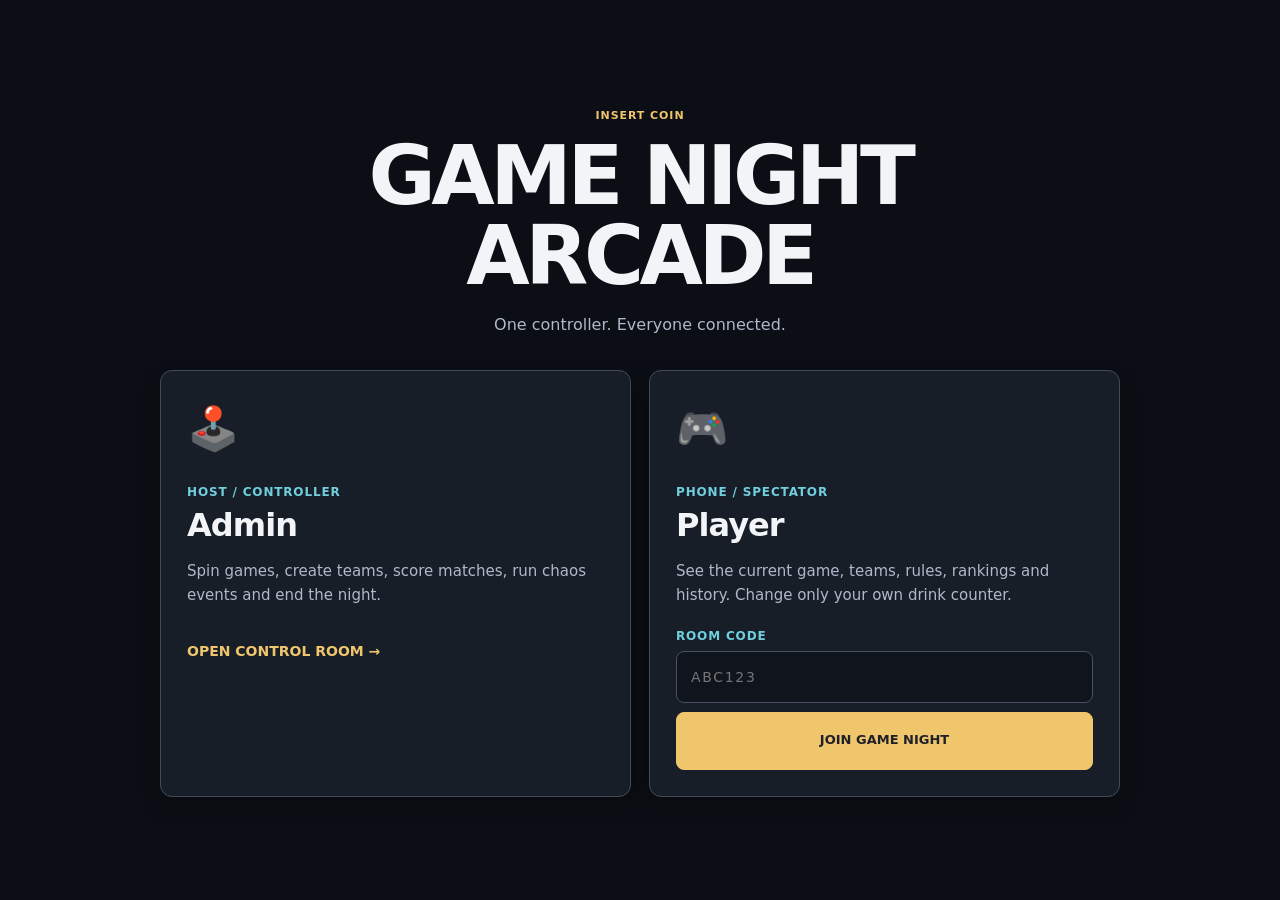
<file: index.html>
<!DOCTYPE html>
<html lang="en">
<head>
  <meta charset="UTF-8" />
  <meta name="viewport" content="width=device-width, initial-scale=1.0" />
  <meta name="theme-color" content="#090b12" />
  <title>Game Night Arcade</title>
  <link rel="stylesheet" href="css/styles.css" />
  <link rel="stylesheet" href="css/landing.css" />
  <link rel="stylesheet" href="css/refined.css" />
</head>
<body class="landing-body">
  <div class="scanlines" aria-hidden="true"></div><div class="ambient ambient-one"></div><div class="ambient ambient-two"></div>
  <main class="landing-shell">
    <div class="landing-brand"><span class="brand-kicker">INSERT COIN</span><h1>GAME NIGHT<br>ARCADE</h1><p>One controller. Everyone connected.</p></div>
    <div class="landing-choices">
      <a href="admin.html" class="landing-card admin-choice"><span class="landing-icon">🕹️</span><small>HOST / CONTROLLER</small><h2>Admin</h2><p>Spin games, create teams, score matches, run chaos events and end the night.</p><strong>OPEN CONTROL ROOM →</strong></a>
      <form id="playerLandingForm" class="landing-card player-choice"><span class="landing-icon">🎮</span><small>PHONE / SPECTATOR</small><h2>Player</h2><p>See the current game, teams, rules, rankings and history. Change only your own drink counter.</p><label><span>ROOM CODE</span><input id="landingRoomCode" type="text" maxlength="8" placeholder="ABC123" autocomplete="off" /></label><button class="primary-btn huge" type="submit">JOIN GAME NIGHT</button></form>
    </div>
  </main>
  <script>document.getElementById('playerLandingForm').addEventListener('submit',e=>{e.preventDefault();const code=document.getElementById('landingRoomCode').value.toUpperCase().replace(/[^A-Z2-9]/g,'');if(code)location.href=`play.html?room=${encodeURIComponent(code)}`;});</script>
</body>
</html>
</file>
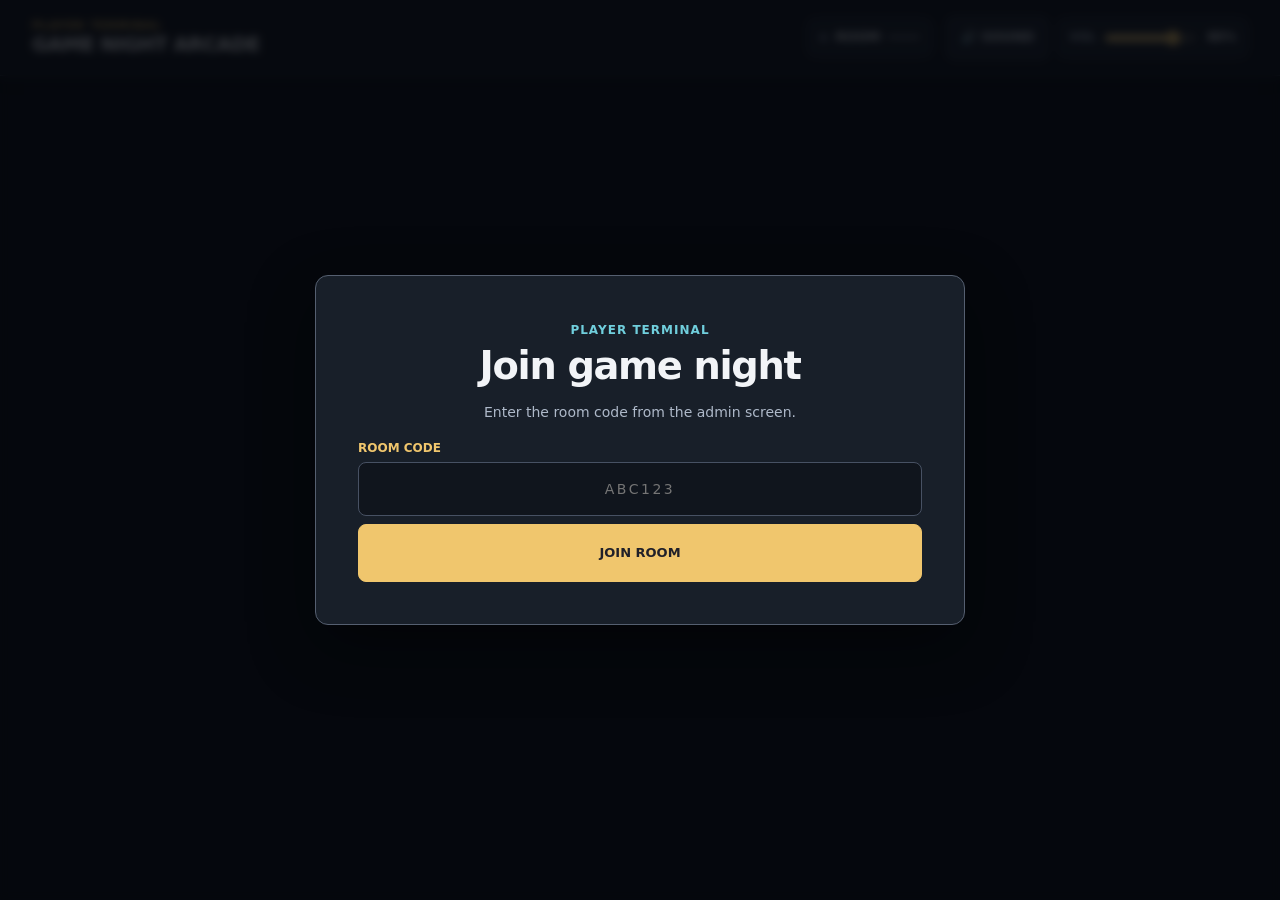
<file: play.html>
<!DOCTYPE html>
<html lang="en">
<head>
  <meta charset="UTF-8" />
  <meta name="viewport" content="width=device-width, initial-scale=1.0" />
  <meta name="theme-color" content="#07080d" />
  <title>Game Night Arcade — Player</title>
  <link rel="stylesheet" href="css/styles.css" />
  <link rel="stylesheet" href="css/player.css" />
  <link rel="stylesheet" href="css/refined.css" />
</head>
<body class="player-view">
  <div class="scanlines" aria-hidden="true"></div>

  <header class="player-topbar arcade-marquee">
    <a class="player-brand" href="index.html"><span>PLAYER TERMINAL</span><strong>GAME NIGHT ARCADE</strong></a>
    <div class="player-room-status"><span id="connectionDot" class="connection-dot"></span><span>ROOM</span><strong id="playerRoomCode">------</strong></div>
    <div class="player-audio-deck">
      <button id="enableLiveSoundBtn" class="chip-btn" type="button">🔊 <span>SOUND</span></button>
      <label class="player-volume-control" for="playerVolumeRange">
        <span>VOL</span>
        <input id="playerVolumeRange" type="range" min="0" max="1" step="0.05" value="0.8" />
        <strong id="playerVolumeValue">80%</strong>
      </label>
    </div>
  </header>

  <main id="playerApp" class="player-shell hidden">
    <section id="endedBanner" class="ended-banner hidden">
      <span class="eyebrow">GAME OVER</span>
      <h2 id="endedTitle">Final results</h2>
      <div id="endedPodium" class="ended-podium"></div>
    </section>

    <div class="player-cabinet-grid">
      <!-- LEFT: full game list -->
      <aside class="game-queue panel arcade-panel" aria-labelledby="gameQueueTitle">
        <div class="cabinet-label">GAME SELECT</div>
        <div class="game-queue-head">
          <div><span class="eyebrow">TONIGHT</span><h2 id="gameQueueTitle">Game list</h2></div>
          <span id="queueProgress" class="queue-progress">0 / 0</span>
        </div>
        <p class="queue-help">Hover for rules · click/tap to pin info</p>
        <div id="gameQueueList" class="game-queue-list"></div>
      </aside>

      <!-- CENTER: current game + rules + history -->
      <section class="player-center-column">
        <article class="player-current-game panel arcade-panel">
          <div class="cabinet-label hot">NOW PLAYING</div>
          <div class="now-playing-head">
            <div class="now-playing-copy">
              <span class="eyebrow">CURRENT GAME</span>
              <h1 id="liveGameName">Waiting for the first game…</h1>
              <p id="liveGameMeta" class="game-meta">The admin controls the arcade. This page updates automatically.</p>
            </div>
            <img id="liveGameLogo" class="live-game-logo hidden" alt="" />
          </div>

          <div id="liveModifier" class="live-modifier modifier-field"><span>HOUSE MODIFIER</span><strong>NONE ACTIVE</strong></div>

          <div class="current-game-status-grid">
            <section class="current-status-block">
              <span class="section-mini-label">TEAMS</span>
              <div id="playerTeams" class="spectator-team-grid"></div>
            </section>
            <section class="current-status-block result-block">
              <span class="section-mini-label">SCORE</span>
              <div id="liveScore" class="live-score-card"></div>
            </section>
          </div>

          <div class="rules-heading">
            <div><span class="eyebrow">QUICK RULES</span><h2>Keep these visible</h2></div>
            <small>● Red = shot &nbsp; ● Yellow = drink &nbsp; ● Green = give</small>
          </div>
          <div id="playerRules" class="player-rules"></div>
        </article>

        <nav class="player-tabs" aria-label="Player dashboard sections">
          <button class="player-tab active" data-tab="history" type="button">🕹 MATCH LOG</button>
          <button class="player-tab" data-tab="players" type="button">👥 PLAYERS</button>
        </nav>

        <section id="tabHistory" class="player-tab-panel active">
          <div class="player-two-col">
            <article class="player-info-panel panel arcade-panel">
              <div class="player-section-heading"><div><span class="eyebrow">TONIGHT</span><h2>Match log</h2></div></div>
              <div id="playerCurrentHistory" class="match-history-list"></div>
            </article>
            <article class="player-info-panel panel arcade-panel">
              <div class="player-section-heading"><div><span class="eyebrow">HIGH SCORES</span><h2>Previous nights</h2></div></div>
              <div id="playerArchiveList" class="archive-list"></div>
            </article>
          </div>
        </section>

        <section id="tabPlayers" class="player-tab-panel">
          <article class="player-info-panel panel arcade-panel">
            <div class="player-section-heading"><div><span class="eyebrow">LOBBY</span><h2>Tonight's players</h2></div></div>
            <div id="allPlayersGrid" class="all-players-grid"></div>
          </article>
        </section>
      </section>

      <!-- RIGHT: your controls + leaderboard -->
      <aside class="player-right-column">
        <section class="my-player-card panel arcade-panel">
          <div class="cabinet-label green">PLAYER 1</div>
          <div class="my-identity">
            <span id="myEmoji">🎮</span>
            <div><span class="eyebrow">YOU</span><h2 id="myName">Player</h2><p id="myTeam">Waiting for teams</p></div>
          </div>

          <div class="my-drinks">
            <small>DRINK COUNTER</small>
            <div class="my-drink-controls">
              <button id="myDrinkMinus" type="button" aria-label="Remove one drink">−</button>
              <strong id="myDrinkCount">0</strong>
              <button id="myDrinkPlus" type="button" aria-label="Add one drink">+</button>
            </div>
          </div>

          <div class="right-card-section">
            <div class="right-card-heading"><span class="eyebrow">SOUNDBOARD</span><small id="soundCooldownText">Ready</small></div>
            <div id="inlineSoundboardGrid" class="inline-soundboard-grid"></div>
            <button id="openSoundboardBtn" class="secondary-btn full-soundboard-btn" type="button">OPEN BIG SOUNDBOARD</button>
          </div>

          <div class="my-player-actions">
            <button id="openGameOverlayBtn" class="primary-btn game-overlay-btn" type="button">▣ GAME OVERLAY</button>
          </div>
          <p id="overlaySupportText" class="overlay-support-text">Transparent teams + rules overlay.</p>
        </section>

        <section class="mini-leaderboard panel arcade-panel">
          <div class="cabinet-label yellow">HIGH SCORE</div>
          <div class="mini-leaderboard-head">
            <div><span class="eyebrow">LEADERBOARD</span><h2 id="leaderboardTitle">Most wins</h2></div>
            <div id="leaderboardModes" class="leaderboard-modes" role="group" aria-label="Leaderboard type">
              <button class="leaderboard-mode active" data-leaderboard-mode="wins" type="button">WINS</button>
              <button class="leaderboard-mode" data-leaderboard-mode="drinks" type="button">DRINKS</button>
              <button class="leaderboard-mode" data-leaderboard-mode="games" type="button">GAMES</button>
            </div>
          </div>
          <div id="playerLeaderboard" class="leaderboard-list compact-board"></div>
          <div id="drinkLeaderboard" class="leaderboard-list hidden" aria-hidden="true"></div>
        </section>
      </aside>
    </div>
  </main>

  <!-- Game list information card -->
  <div id="gameInfoPopover" class="game-info-popover hidden" role="dialog" aria-modal="false" aria-labelledby="gameInfoTitle">
    <button id="closeGameInfoBtn" class="game-info-close" type="button" aria-label="Close game information">×</button>
    <div class="game-info-head">
      <img id="gameInfoLogo" alt="" />
      <div><span id="gameInfoStatus" class="game-info-status">UPCOMING</span><h2 id="gameInfoTitle">Game</h2><p id="gameInfoMeta"></p></div>
    </div>
    <div id="gameInfoScore" class="game-info-score hidden"></div>
    <div id="gameInfoRules" class="game-info-rules"></div>
    <small class="game-info-mobile-hint">Tap outside to close</small>
  </div>

  <!-- Join / claim -->
  <div id="playerJoinModal" class="modal-wrap" role="dialog" aria-modal="true" aria-labelledby="joinTitle">
    <div class="modal join-modal">
      <span class="eyebrow">PLAYER TERMINAL</span>
      <h2 id="joinTitle">Join game night</h2>
      <p id="joinHelp">Enter the room code from the admin screen.</p>
      <label id="roomCodeField" class="join-field"><span>ROOM CODE</span><input id="roomCodeInput" type="text" maxlength="8" autocomplete="off" autocapitalize="characters" placeholder="ABC123" /></label>
      <button id="joinRoomBtn" class="primary-btn huge" type="button">JOIN ROOM</button>
      <p id="joinError" class="form-error hidden"></p>
      <div id="claimSection" class="claim-section hidden">
        <div class="claim-divider"><span>CLAIM YOUR PLAYER</span></div>
        <div id="claimNameList" class="claim-name-list"></div>
        <div class="claim-divider"><span>CHOOSE AN EMOJI</span></div>
        <div id="claimEmojiGrid" class="claim-emoji-grid"></div>
        <button id="claimPlayerBtn" class="primary-btn huge" type="button" disabled>CLAIM & ENTER</button>
      </div>
    </div>
  </div>

  <!-- Full soundboard -->
  <div id="soundboardModal" class="modal-wrap hidden" role="dialog" aria-modal="true" aria-labelledby="soundboardTitle">
    <div class="modal soundboard-modal">
      <button id="closeSoundboardBtn" class="modal-close icon-btn" type="button">×</button>
      <span class="eyebrow">30 SECOND COOLDOWN</span>
      <h2 id="soundboardTitle">Send a sound</h2>
      <p>It plays on the admin screen and every connected player screen.</p>
      <div id="soundboardGrid" class="soundboard-grid"></div>
      <p id="soundboardCooldown" class="cooldown-text"></p>
    </div>
  </div>

  <!-- Live selector broadcast -->
  <div id="liveAnimationModal" class="live-animation-wrap hidden" role="dialog" aria-modal="true" aria-labelledby="liveAnimationHeading">
    <div class="live-animation-top"><span class="eyebrow">LIVE ROLL</span><h2 id="liveAnimationHeading">The machine is rolling…</h2></div>
    <div id="selectorViewport" class="selector-viewport mode-wheel spectator-selector">
      <div id="wheelMode" class="mode-layer active"><div class="wheel-wrap"><div class="wheel-pointer"></div><canvas id="wheelCanvas" width="900" height="900"></canvas><div class="wheel-hub spectator-hub spectator-wheel-hub" aria-hidden="true"></div></div></div>
      <div id="caseMode" class="mode-layer"><div class="case-machine"><div class="case-header-lights"><span></span><span></span><span></span><span></span><span></span><span></span><span></span></div><div class="case-window"><div class="case-marker"></div><div id="caseTrack" class="case-track"></div></div></div></div>
      <div id="slotMode" class="mode-layer"><div class="slot-machine"><div class="slot-sign">LUCKY PLAYER 777</div><div class="slot-reels"><div class="slot-reel"><div class="slot-strip" data-reel="0"></div></div><div class="slot-reel main"><div class="slot-strip" data-reel="1"></div></div><div class="slot-reel"><div class="slot-strip" data-reel="2"></div></div></div><button class="slot-lever spectator-lever" type="button" tabindex="-1"><span></span><strong>LIVE</strong></button></div></div>
      <div id="coinDropMode" class="mode-layer"><div class="coin-drop-machine spectator-coin-drop"><div class="coin-drop-sign"><span>LIVE</span><strong>GAME DROP</strong></div><div id="coinDropBoard" class="coin-drop-board"><div id="coinDropPegs" class="coin-drop-pegs" aria-hidden="true"></div><div id="coinDropCoin" class="coin-drop-coin" aria-hidden="true">★</div><div id="coinDropSlots" class="coin-drop-slots"></div></div></div></div>
    </div>
    <div id="liveAnimationResult" class="live-animation-result hidden">
      <div class="live-winner-card">
        <span class="winner-kicker">WINNER</span>
        <img id="liveResultLogo" class="live-result-logo hidden" alt="" />
        <span id="liveResultEmoji" class="live-result-emoji"></span>
        <strong id="liveResultTitle"></strong>
        <small id="liveResultSubtitle"></small>
        <p>Click anywhere to return</p>
      </div>
    </div>
    <button id="closeLiveAnimationBtn" class="hidden" type="button" aria-label="Close live roll">Close</button>
  </div>

  <!-- Coin / live chaos -->
  <div id="chaosModal" class="winner-wrap hidden" role="dialog" aria-modal="true" aria-labelledby="chaosTitle">
    <div class="winner-lights"><span></span><span></span><span></span><span></span><span></span><span></span><span></span><span></span></div>
    <div class="winner-card chaos-card"><span id="chaosKicker" class="winner-kicker">LIVE EVENT</span><div id="coinStage" class="coin-stage hidden"><div id="arcadeCoin" class="arcade-coin"><div class="coin-face coin-heads">H</div><div class="coin-face coin-tails">T</div></div></div><div id="chaosEmoji" class="chaos-emoji hidden">🎯</div><p class="winner-small">LIVE RESULT</p><h2 id="chaosTitle">HEADS</h2><p id="chaosSubtitle" class="winner-subtitle"></p><button id="closeChaosBtn" class="primary-btn large" type="button">CONTINUE</button></div>
  </div>

  <div id="liveNotice" class="live-notice" aria-live="polite"></div>

  <script src="js/config.js"></script>
  <script src="js/games.js"></script>
  <script src="js/audio.js"></script>
  <script src="js/soundboard.js"></script>
  <script src="js/firebase-config.js"></script>
  <script src="js/firebase-service.js"></script>
  <script src="js/modes.js"></script>
  <script src="js/session.js"></script>
  <script src="js/player.js"></script>
</body>
</html>
</file>
<file: css/styles.css>
:root {
  --bg: #070911;
  --panel: rgba(14, 18, 30, 0.92);
  --panel-2: rgba(20, 24, 39, 0.88);
  --line: rgba(255,255,255,.1);
  --text: #f7f8ff;
  --muted: #a7adbf;
  --cyan: #5cf5ff;
  --pink: #ff4ed8;
  --purple: #8b5cff;
  --yellow: #ffd84c;
  --red: #ff4f64;
  --green: #53f58c;
  --orange: #ff8b3d;
  --shadow: 0 24px 80px rgba(0,0,0,.5);
  --radius: 24px;
  --fast: 180ms ease;
}

* { box-sizing: border-box; }
html { color-scheme: dark; }
body {
  margin: 0;
  min-height: 100vh;
  overflow-x: hidden;
  background:
    radial-gradient(circle at 12% 18%, rgba(92,245,255,.09), transparent 25%),
    radial-gradient(circle at 90% 10%, rgba(255,78,216,.10), transparent 25%),
    linear-gradient(180deg, #080b14, #06070c 68%, #05060a);
  color: var(--text);
  font-family: Inter, ui-sans-serif, system-ui, -apple-system, BlinkMacSystemFont, "Segoe UI", sans-serif;
}

button, input { font: inherit; }
button { color: inherit; }
button:focus-visible, input:focus-visible { outline: 2px solid var(--cyan); outline-offset: 3px; }
.hidden { display: none !important; }

.scanlines {
  pointer-events: none;
  position: fixed;
  inset: 0;
  z-index: 100;
  opacity: .12;
  background: repeating-linear-gradient(180deg, transparent 0 4px, rgba(255,255,255,.08) 5px);
  mix-blend-mode: soft-light;
}
.ambient { position: fixed; width: 520px; height: 520px; filter: blur(100px); opacity: .08; pointer-events:none; }
.ambient-one { left: -180px; top: 20%; background: var(--cyan); }
.ambient-two { right: -180px; top: 15%; background: var(--pink); }

.topbar {
  position: sticky;
  top: 0;
  z-index: 50;
  display: grid;
  grid-template-columns: auto 1fr auto;
  align-items: center;
  gap: 18px;
  min-height: 82px;
  padding: 12px clamp(16px, 3vw, 42px);
  border-bottom: 1px solid var(--line);
  background: rgba(7,9,17,.78);
  backdrop-filter: blur(20px);
}
.brand { text-align: center; line-height: 1; }
.brand-kicker, .eyebrow { color: var(--cyan); font-size: 11px; letter-spacing: .24em; font-weight: 900; }
.brand h1 { margin: 5px 0 0; font-size: clamp(18px, 2vw, 28px); letter-spacing: .08em; text-shadow: 0 0 18px rgba(92,245,255,.2); }
.topbar-actions { display: flex; justify-content: flex-end; gap: 8px; }

.icon-btn, .chip-btn, .secondary-btn, .primary-btn, .danger-btn {
  border: 1px solid var(--line);
  background: rgba(255,255,255,.05);
  border-radius: 14px;
  cursor: pointer;
  transition: transform var(--fast), background var(--fast), border-color var(--fast), box-shadow var(--fast);
}
.icon-btn:hover, .chip-btn:hover, .secondary-btn:hover { transform: translateY(-1px); background: rgba(255,255,255,.09); border-color: rgba(255,255,255,.2); }
.icon-btn { width: 44px; height: 44px; font-size: 20px; }
.chip-btn { min-height: 44px; padding: 0 14px; }
.primary-btn {
  border-color: rgba(92,245,255,.45);
  background: linear-gradient(135deg, rgba(92,245,255,.22), rgba(139,92,255,.26));
  box-shadow: inset 0 0 30px rgba(92,245,255,.08), 0 0 30px rgba(92,245,255,.08);
  font-weight: 900;
  letter-spacing: .06em;
}
.primary-btn:hover { transform: translateY(-2px) scale(1.01); box-shadow: inset 0 0 34px rgba(92,245,255,.15), 0 0 34px rgba(92,245,255,.15); }
.secondary-btn { padding: 11px 14px; font-weight: 800; }
.danger-btn { padding: 11px 14px; border-color: rgba(255,79,100,.4); color: #ff9aa6; }
.large { min-height: 52px; padding: 0 22px; }
.huge { min-height: 58px; padding: 0 28px; font-size: 16px; }

.app-shell {
  width: min(1500px, calc(100% - 28px));
  margin: 20px auto 16px;
  display: grid;
  grid-template-columns: minmax(0, 1.55fr) minmax(340px, .75fr);
  gap: 18px;
}
.panel {
  border: 1px solid var(--line);
  border-radius: var(--radius);
  background: linear-gradient(180deg, rgba(20,24,39,.90), rgba(10,13,22,.94));
  box-shadow: var(--shadow), inset 0 1px rgba(255,255,255,.04);
}
.arcade-stage { min-width: 0; padding: clamp(16px,2vw,24px); overflow: hidden; position: relative; }
.arcade-stage::before, .rules-panel::before {
  content: "";
  position: absolute;
  inset: 0;
  border-radius: inherit;
  pointer-events: none;
  background: linear-gradient(120deg, rgba(92,245,255,.06), transparent 25%, transparent 70%, rgba(255,78,216,.05));
}
.marquee-row { display:flex; align-items:flex-end; justify-content:space-between; gap:20px; margin-bottom:16px; position: relative; z-index: 2; }
.marquee-row h2 { margin:5px 0 0; font-size:clamp(24px,3vw,40px); }
.status-cluster { display:flex; gap:8px; }
.status-pill { padding:8px 11px; border:1px solid rgba(83,245,140,.25); border-radius:999px; color:#baffca; background:rgba(83,245,140,.08); font-size:12px; letter-spacing:.08em; }
.status-pill.dim { border-color:var(--line); color:var(--muted); background:rgba(255,255,255,.04); }

.selector-viewport {
  position: relative;
  min-height: 600px;
  overflow: hidden;
  border: 1px solid rgba(255,255,255,.08);
  border-radius: 22px;
  background:
    linear-gradient(180deg, rgba(255,255,255,.025), transparent 22%),
    radial-gradient(circle at 50% 48%, rgba(92,245,255,.08), transparent 35%),
    #090c15;
}
.selector-viewport::after {
  content:""; position:absolute; inset:12px; border:1px solid rgba(255,255,255,.035); border-radius:16px; pointer-events:none;
}
.mode-layer { display:none; width:100%; height:100%; min-height:600px; align-items:center; justify-content:center; padding:30px; }
.mode-layer.active { display:flex; }

/* Wheel */
.wheel-wrap { position:relative; width:min(76vw, 570px); aspect-ratio:1; display:grid; place-items:center; }
#wheelCanvas { width:100%; height:100%; filter: drop-shadow(0 24px 32px rgba(0,0,0,.48)); }
.wheel-pointer {
  position:absolute; z-index:4; top:-4px; left:50%; transform:translateX(-50%);
  width:0; height:0; border-left:22px solid transparent; border-right:22px solid transparent; border-top:48px solid var(--yellow);
  filter: drop-shadow(0 0 12px rgba(255,216,76,.7));
}
.wheel-hub {
  position:absolute; z-index:5; width:126px; height:126px; border-radius:50%; cursor:pointer;
  border:7px solid #161a28; background: radial-gradient(circle at 35% 30%, #ffffff, #d7dcf4 12%, #343d66 13%, #151a31 50%, #090b13 72%);
  box-shadow:0 0 0 4px rgba(92,245,255,.8), 0 0 34px rgba(92,245,255,.42), inset 0 0 28px rgba(255,255,255,.12);
  text-shadow:0 2px 8px #000; transition: transform var(--fast);
}
.wheel-hub:hover { transform:scale(1.04); }
.wheel-hub strong { display:block; font-size:22px; letter-spacing:.08em; }
.wheel-hub-small { display:block; color:var(--cyan); font-size:10px; letter-spacing:.18em; }

/* Case opening */
.case-machine { width:min(100%, 1000px); text-align:center; }
.case-header-lights { display:flex; justify-content:center; gap:15px; margin-bottom:20px; }
.case-header-lights span { width:12px; height:12px; border-radius:50%; background:var(--cyan); box-shadow:0 0 15px var(--cyan); animation: chase 1s infinite alternate; }
.case-header-lights span:nth-child(even){ background:var(--pink); box-shadow:0 0 15px var(--pink); animation-delay:.12s; }
.case-window { height:240px; overflow:hidden; position:relative; border:3px solid #232a3f; border-radius:22px; background:linear-gradient(#070a11,#101522,#070a11); box-shadow:inset 0 0 50px #000, 0 0 0 1px rgba(92,245,255,.25); margin-bottom:26px; }
.case-track { height:100%; display:flex; align-items:center; gap:12px; padding:20px; transform:translate3d(0,0,0); will-change:transform; }
.case-marker { position:absolute; z-index:4; top:0; bottom:0; left:50%; width:4px; transform:translateX(-50%); background:linear-gradient(transparent, var(--yellow) 18%, var(--yellow) 82%, transparent); box-shadow:0 0 18px var(--yellow); }
.case-marker::before,.case-marker::after { content:""; position:absolute; left:50%; transform:translateX(-50%); border-left:13px solid transparent; border-right:13px solid transparent; }
.case-marker::before { top:0; border-top:20px solid var(--yellow); }
.case-marker::after { bottom:0; border-bottom:20px solid var(--yellow); }
.case-item { flex:0 0 170px; height:180px; display:flex; align-items:center; justify-content:center; flex-direction:column; gap:11px; padding:14px; border:1px solid var(--line); border-radius:16px; background:linear-gradient(180deg, rgba(255,255,255,.07), rgba(255,255,255,.025)); box-shadow:inset 0 -5px 0 var(--item-accent, var(--purple)); }
.case-item img { max-width:95px; max-height:95px; object-fit:contain; filter:drop-shadow(0 8px 12px rgba(0,0,0,.4)); }
.case-item strong { font-size:14px; line-height:1.15; text-align:center; }

/* Slots */
.slot-machine { width:min(100%, 860px); display:grid; grid-template-columns:1fr auto; gap:22px; align-items:center; }
.slot-sign { grid-column:1 / -1; text-align:center; padding:12px; border:1px solid rgba(255,216,76,.35); border-radius:15px; color:var(--yellow); letter-spacing:.25em; font-weight:950; background:rgba(255,216,76,.06); text-shadow:0 0 16px rgba(255,216,76,.5); }
.slot-reels { display:grid; grid-template-columns:repeat(3,1fr); gap:10px; padding:14px; border:4px solid #23283a; border-radius:24px; background:#06080d; box-shadow:inset 0 0 44px #000, 0 0 34px rgba(255,78,216,.08); }
.slot-reel { height:300px; overflow:hidden; position:relative; border-radius:14px; border:1px solid var(--line); background:linear-gradient(180deg,#0a0d16,#14192a,#0a0d16); }
.slot-reel::before,.slot-reel::after{content:"";position:absolute;left:0;right:0;height:90px;z-index:2;pointer-events:none;}
.slot-reel::before{top:0;background:linear-gradient(#05070c, transparent);} .slot-reel::after{bottom:0;background:linear-gradient(transparent,#05070c);}
.slot-reel.main { box-shadow:0 0 0 2px rgba(255,216,76,.4), 0 0 24px rgba(255,216,76,.1); }
.slot-strip { position:absolute; top:0; left:0; right:0; transform:translateY(-60px); will-change:transform; }
.slot-item { height:120px; display:flex; flex-direction:column; align-items:center; justify-content:center; gap:8px; border-bottom:1px solid rgba(255,255,255,.07); text-align:center; padding:10px; }
.slot-item img { max-width:72px; max-height:62px; object-fit:contain; }
.slot-item strong { font-size:12px; }
.slot-lever { width:82px; height:250px; position:relative; border:0; background:transparent; cursor:pointer; }
.slot-lever span { position:absolute; width:18px; height:150px; left:50%; top:20px; transform:translateX(-50%); border-radius:20px; background:linear-gradient(90deg,#30384f,#d9def0,#30384f); transform-origin:bottom center; transition:transform .35s ease; }
.slot-lever span::before { content:""; position:absolute; width:54px; height:54px; border-radius:50%; left:50%; top:-20px; transform:translateX(-50%); background:radial-gradient(circle at 35% 30%,#ff8ba0,#e90032 45%,#720018); box-shadow:0 0 24px rgba(255,79,100,.38); }
.slot-lever strong { position:absolute; left:0; right:0; bottom:0; font-size:12px; letter-spacing:.14em; }
.slot-lever.pulled span { transform:translateX(-50%) rotateX(52deg) translateY(28px); }

/* Shuffle */
.shuffle-machine { width:min(100%,960px); text-align:center; }
.shuffle-grid { display:grid; grid-template-columns:repeat(4,1fr); gap:12px; margin-bottom:26px; }
.shuffle-tile { min-height:145px; border:1px solid var(--line); border-radius:17px; padding:14px; display:flex; flex-direction:column; align-items:center; justify-content:center; gap:9px; background:rgba(255,255,255,.035); transition:transform .1s linear, background .1s linear, box-shadow .1s linear; }
.shuffle-tile img { max-width:72px; max-height:64px; object-fit:contain; }
.shuffle-tile strong { font-size:12px; text-align:center; }
.shuffle-tile.hot { transform:scale(1.07); background:rgba(92,245,255,.15); box-shadow:0 0 26px rgba(92,245,255,.2), inset 0 0 0 1px rgba(92,245,255,.4); }

.control-deck { display:grid; grid-template-columns:1fr 1fr; gap:12px; margin-top:14px; }
.toggle-row, .range-row { display:flex; align-items:center; justify-content:space-between; gap:20px; padding:14px 16px; border:1px solid var(--line); border-radius:16px; background:rgba(255,255,255,.03); }
.toggle-row strong, .range-row strong { display:block; font-size:13px; }
.toggle-row small, .range-row small { display:block; color:var(--muted); font-size:11px; margin-top:3px; }
.toggle-row input[type="checkbox"] { appearance:none; width:48px; height:28px; border-radius:999px; background:#2a3040; border:1px solid #3d465c; position:relative; cursor:pointer; transition:.2s ease; flex:none; }
.toggle-row input[type="checkbox"]::after { content:""; width:20px; height:20px; border-radius:50%; background:#fff; position:absolute; top:3px; left:4px; transition:.2s ease; box-shadow:0 2px 8px #0006; }
.toggle-row input[type="checkbox"]:checked { background:rgba(92,245,255,.28); border-color:rgba(92,245,255,.65); }
.toggle-row input[type="checkbox"]:checked::after { left:22px; background:var(--cyan); box-shadow:0 0 12px rgba(92,245,255,.6); }
.segmented { display:flex; gap:4px; padding:4px; background:#090b13; border-radius:12px; border:1px solid var(--line); }
.segment { border:0; background:transparent; color:var(--muted); border-radius:8px; padding:8px 10px; cursor:pointer; font-size:11px; font-weight:900; letter-spacing:.08em; }
.segment.active { color:#061014; background:var(--cyan); box-shadow:0 0 14px rgba(92,245,255,.3); }

/* Rules */
.rules-panel { min-height:720px; position:relative; padding:22px; overflow:hidden; }
.rules-panel.waiting { display:grid; place-items:center; }
.rules-waiting { max-width:360px; text-align:center; position:relative; z-index:1; }
.waiting-icon { width:86px; height:86px; border-radius:24px; display:grid; place-items:center; margin:0 auto 20px; font-size:40px; font-weight:900; color:var(--cyan); border:1px solid rgba(92,245,255,.3); background:rgba(92,245,255,.06); box-shadow:0 0 38px rgba(92,245,255,.09); }
.rules-waiting h2 { margin:8px 0; }
.rules-waiting p { color:var(--muted); line-height:1.55; }
.rule-legend { display:flex; flex-wrap:wrap; justify-content:center; gap:8px; margin-top:20px; }
.legend { font-size:10px; font-weight:900; letter-spacing:.08em; padding:7px 9px; border-radius:999px; border:1px solid; }
.legend.red { color:#ff9aa6; border-color:rgba(255,79,100,.3); background:rgba(255,79,100,.07); }
.legend.yellow { color:#ffe88a; border-color:rgba(255,216,76,.3); background:rgba(255,216,76,.07); }
.legend.green { color:#9dffbd; border-color:rgba(83,245,140,.3); background:rgba(83,245,140,.07); }
.rules-content { position:relative; z-index:1; }
.chosen-game-card { display:grid; grid-template-columns:96px 1fr; gap:16px; align-items:center; padding-bottom:18px; border-bottom:1px solid var(--line); }
.chosen-logo-frame { width:96px; height:96px; display:grid; place-items:center; border-radius:20px; background:#090c14; border:1px solid var(--line); }
.chosen-logo-frame img { max-width:78px; max-height:78px; object-fit:contain; }
.chosen-game-card h2 { margin:5px 0; font-size:clamp(22px,2.5vw,34px); }
.game-meta { margin:0; color:var(--muted); font-size:12px; }
.rule-sections { display:grid; gap:12px; margin-top:16px; }
.rule-group { border:1px solid; border-radius:17px; overflow:hidden; background:rgba(255,255,255,.025); }
.rule-group.red { border-color:rgba(255,79,100,.25); }.rule-group.yellow{border-color:rgba(255,216,76,.25)}.rule-group.green{border-color:rgba(83,245,140,.25)}
.rule-group-title { display:flex; align-items:center; justify-content:space-between; gap:10px; padding:11px 13px; font-size:11px; font-weight:950; letter-spacing:.12em; }
.rule-group.red .rule-group-title{color:#ff9aa6;background:rgba(255,79,100,.08)}.rule-group.yellow .rule-group-title{color:#ffe88a;background:rgba(255,216,76,.08)}.rule-group.green .rule-group-title{color:#9dffbd;background:rgba(83,245,140,.08)}
.rule-list { list-style:none; padding:10px 13px 12px; margin:0; display:grid; gap:9px; }
.rule-list li { color:#e8ebf6; line-height:1.38; font-size:13px; padding-left:17px; position:relative; }
.rule-list li::before { content:"◆"; position:absolute; left:0; top:.1em; font-size:8px; color:currentColor; opacity:.6; }
.responsible-note { margin-top:16px; padding:12px 13px; border-radius:14px; border:1px solid var(--line); color:var(--muted); font-size:11px; line-height:1.45; background:rgba(255,255,255,.025); }
.responsible-note strong { color:var(--text); }

.footer-bar { width:min(1500px, calc(100% - 28px)); margin:0 auto 20px; display:flex; justify-content:space-between; gap:16px; color:#777f95; font-size:11px; }

/* Drawer */
.backdrop { position:fixed; inset:0; z-index:100; background:rgba(0,0,0,.6); backdrop-filter:blur(4px); }
.drawer { position:fixed; z-index:101; top:0; left:0; bottom:0; width:min(440px, 92vw); transform:translateX(-102%); transition:transform .28s ease; background:#0a0d16; border-right:1px solid var(--line); box-shadow:30px 0 70px rgba(0,0,0,.55); padding:22px; display:flex; flex-direction:column; }
.drawer.open { transform:translateX(0); }
.drawer-header { display:flex; align-items:flex-start; justify-content:space-between; gap:10px; margin-bottom:16px; }
.drawer-header h2 { margin:6px 0 0; }
.drawer-tools { display:grid; grid-template-columns:1fr 1fr; gap:8px; margin-bottom:10px; }
.drawer-tools button:last-child { grid-column:1/-1; }
.search-input { width:100%; border:1px solid var(--line); background:#080a11; color:var(--text); border-radius:13px; padding:12px 13px; margin-bottom:12px; }
.game-list { overflow:auto; padding-right:4px; display:grid; gap:8px; }
.game-list-item { display:grid; grid-template-columns:48px 1fr auto; gap:10px; align-items:center; padding:10px; border:1px solid var(--line); border-radius:14px; background:rgba(255,255,255,.03); }
.game-list-item.eliminated { opacity:.48; }
.game-list-item img { width:44px; height:44px; object-fit:contain; border-radius:10px; background:#080a10; padding:4px; }
.game-list-item strong { display:block; font-size:13px; }.game-list-item small{display:block;color:var(--muted);font-size:10px;margin-top:2px}
.game-check { width:22px; height:22px; accent-color:var(--cyan); }

/* Modals */
.modal-wrap { position:fixed; inset:0; z-index:90; display:grid; place-items:center; padding:20px; background:rgba(2,3,7,.82); backdrop-filter:blur(16px); }
.modal-wrap.intro { z-index:95; background:radial-gradient(circle at 50% 20%, rgba(139,92,255,.15), transparent 30%), rgba(2,3,7,.93); }
.modal { width:min(920px, 100%); max-height:min(850px, 92vh); overflow:auto; position:relative; border:1px solid rgba(255,255,255,.12); border-radius:28px; padding:clamp(22px,4vw,42px); background:linear-gradient(180deg,#151a2a,#090c15); box-shadow:0 40px 120px #000, inset 0 1px rgba(255,255,255,.05); }
.modal-close { position:absolute; top:18px; right:18px; }
.mode-intro-copy { text-align:center; max-width:620px; margin:0 auto 26px; }
.mode-intro-copy h2 { margin:7px 0; font-size:clamp(32px,5vw,58px); letter-spacing:-.03em; }
.mode-intro-copy p { color:var(--muted); }
.mode-card-grid { display:grid; grid-template-columns:repeat(4,1fr); gap:12px; margin-bottom:22px; }
.mode-card { min-height:230px; position:relative; text-align:left; border:1px solid var(--line); border-radius:20px; background:rgba(255,255,255,.035); padding:18px; cursor:pointer; transition:.2s ease; }
.mode-card:hover,.mode-card.selected { transform:translateY(-4px); border-color:rgba(92,245,255,.55); background:linear-gradient(160deg,rgba(92,245,255,.10),rgba(139,92,255,.08)); box-shadow:0 18px 40px rgba(0,0,0,.25), 0 0 25px rgba(92,245,255,.08); }
.mode-icon { display:block; font-size:40px; margin-bottom:22px; }.mode-card strong{display:block;font-size:18px}.mode-card small{display:block;color:var(--muted);line-height:1.4;margin-top:7px}.mode-tag{position:absolute;right:14px;top:14px;font-size:9px;letter-spacing:.14em;color:var(--cyan);font-weight:950}
.mode-entry-actions { display:grid; grid-template-columns:auto 1fr; gap:10px; }
.mode-entry-actions .primary-btn { width:100%; }
.settings-modal { width:min(700px,100%); }.settings-modal h2{font-size:34px;margin:5px 0 22px}.settings-grid{display:grid;gap:10px}.range-row input{width:200px;accent-color:var(--cyan)}.danger-zone{margin-top:20px;padding:15px;border:1px solid rgba(255,79,100,.2);border-radius:16px;display:flex;align-items:center;justify-content:space-between;gap:16px;background:rgba(255,79,100,.04)}.danger-zone small{display:block;color:var(--muted);font-size:11px;margin-top:3px}

/* Winner */
.winner-wrap { position:fixed; inset:0; z-index:110; display:grid; place-items:center; padding:20px; background:rgba(3,4,8,.86); backdrop-filter:blur(14px); overflow:hidden; }
.winner-card { position:relative; z-index:2; width:min(600px,100%); text-align:center; border:1px solid rgba(255,255,255,.14); border-radius:32px; padding:36px; background:radial-gradient(circle at 50% 12%, rgba(92,245,255,.13), transparent 34%), linear-gradient(180deg,#171d30,#090b13); box-shadow:0 40px 120px #000, 0 0 70px rgba(92,245,255,.12); animation:winnerPop .5s cubic-bezier(.2,.9,.2,1.2); }
.winner-kicker { display:inline-block; color:var(--yellow); letter-spacing:.26em; font-weight:950; font-size:14px; text-shadow:0 0 18px rgba(255,216,76,.6); animation:blinkText .6s step-end infinite; }
.winner-logo-shell { width:170px; height:170px; display:grid; place-items:center; margin:18px auto 8px; border-radius:34px; background:#080a11; border:1px solid rgba(255,255,255,.12); box-shadow:inset 0 0 34px rgba(255,255,255,.04),0 0 40px rgba(139,92,255,.16); }
.winner-logo-shell img { max-width:135px; max-height:135px; object-fit:contain; filter:drop-shadow(0 12px 16px rgba(0,0,0,.55)); }
.winner-small { margin:15px 0 0; font-size:11px; color:var(--muted); letter-spacing:.24em; font-weight:900; }
.winner-card h2 { margin:5px 0 7px; font-size:clamp(34px,7vw,68px); line-height:.95; letter-spacing:-.04em; text-transform:uppercase; }
.winner-subtitle { color:var(--muted); }
.winner-actions { display:grid; grid-template-columns:1fr 1fr; gap:10px; margin-top:22px; }
.winner-lights { position:absolute; inset:18px; border:2px solid rgba(255,255,255,.05); border-radius:34px; }
.winner-lights span { position:absolute; width:18px; height:18px; border-radius:50%; background:var(--winner-a,var(--cyan)); box-shadow:0 0 22px var(--winner-a,var(--cyan)); animation:winnerLight .5s alternate infinite; }
.winner-lights span:nth-child(2n){background:var(--winner-b,var(--pink));box-shadow:0 0 22px var(--winner-b,var(--pink));animation-delay:.15s}.winner-lights span:nth-child(1){left:5%;top:5%}.winner-lights span:nth-child(2){left:50%;top:2%}.winner-lights span:nth-child(3){right:5%;top:5%}.winner-lights span:nth-child(4){right:2%;top:50%}.winner-lights span:nth-child(5){right:5%;bottom:5%}.winner-lights span:nth-child(6){left:50%;bottom:2%}.winner-lights span:nth-child(7){left:5%;bottom:5%}.winner-lights span:nth-child(8){left:2%;top:50%}
.toast { position:fixed; left:50%; bottom:28px; z-index:130; transform:translate(-50%,20px); opacity:0; pointer-events:none; padding:11px 15px; border-radius:13px; border:1px solid var(--line); background:#111624; box-shadow:var(--shadow); transition:.25s ease; font-size:12px; }.toast.show{opacity:1;transform:translate(-50%,0)}

@keyframes chase { to { transform:scale(1.5); opacity:.45; } }
@keyframes winnerPop { from{transform:scale(.75) rotate(-1deg);opacity:0} to{transform:scale(1);opacity:1} }
@keyframes blinkText { 50%{opacity:.42} }
@keyframes winnerLight { to{transform:scale(1.7);opacity:.35} }

body[data-mode="wheel"] .winner-wrap { --winner-a: var(--cyan); --winner-b: var(--pink); }
body[data-mode="case"] .winner-wrap { --winner-a: var(--yellow); --winner-b: var(--orange); }
body[data-mode="slot"] .winner-wrap { --winner-a: var(--red); --winner-b: var(--yellow); }
body[data-mode="shuffle"] .winner-wrap { --winner-a: var(--green); --winner-b: var(--purple); }

@media (max-width: 1050px) {
  .app-shell { grid-template-columns:1fr; }
  .rules-panel { min-height:0; }
  .rules-panel.waiting { min-height:340px; }
  .rules-content { max-width:none; }
  .mode-card-grid { grid-template-columns:1fr 1fr; }
}
@media (max-width: 720px) {
  .mode-entry-actions { grid-template-columns:1fr; }
  .topbar { grid-template-columns:auto 1fr auto; }.chip-btn span{display:none}.brand-kicker{display:none}
  .app-shell { width:min(100% - 16px,1500px); margin-top:8px; gap:8px; }.arcade-stage,.rules-panel{border-radius:18px;padding:13px}.selector-viewport,.mode-layer{min-height:500px}.mode-layer{padding:15px}
  .control-deck { grid-template-columns:1fr; }.marquee-row{align-items:flex-start}.status-cluster{flex-direction:column}.status-pill{font-size:10px}
  .case-window{height:200px}.case-item{flex-basis:140px;height:150px}.case-item img{max-width:72px;max-height:72px}
  .slot-machine{grid-template-columns:1fr}.slot-lever{width:100%;height:70px}.slot-lever span{display:none}.slot-lever strong{position:static}.slot-reel{height:250px}.shuffle-grid{grid-template-columns:repeat(2,1fr)}
  .mode-card-grid { grid-template-columns:1fr; }.mode-card{min-height:150px}.mode-icon{margin-bottom:10px}.winner-actions{grid-template-columns:1fr}.footer-bar{display:none}.chosen-game-card{grid-template-columns:78px 1fr}.chosen-logo-frame{width:78px;height:78px}
}

@media (prefers-reduced-motion: reduce) {
  *, *::before, *::after { scroll-behavior:auto !important; animation-duration:.01ms !important; animation-iteration-count:1 !important; transition-duration:.01ms !important; }
}
body.reduced-motion *, body.reduced-motion *::before, body.reduced-motion *::after { animation-duration:.01ms !important; animation-iteration-count:1 !important; transition-duration:.05s !important; }

/* =========================================================
   GAME NIGHT ARCADE — FEATURE EXTENSIONS
   These intentionally keep the original dark/neon cabinet
   styling instead of introducing a second visual system.
   ========================================================= */

/* Shared form polish */
select, textarea { font: inherit; color: var(--text); }
select:focus-visible, textarea:focus-visible { outline: 2px solid var(--cyan); outline-offset: 2px; }
button:disabled { cursor: not-allowed; opacity: .45; transform: none !important; }
.compact { min-height: 64px; }
.mode-modal { width: min(980px, 100%); }
.sr-only {
  position: absolute !important;
  width: 1px !important;
  height: 1px !important;
  padding: 0 !important;
  margin: -1px !important;
  overflow: hidden !important;
  clip: rect(0, 0, 0, 0) !important;
  white-space: nowrap !important;
  border: 0 !important;
}

/* Selector content when players/emojis are rolled */
.selector-emoji {
  display: grid;
  place-items: center;
  font-size: 64px;
  line-height: 1;
  filter: drop-shadow(0 8px 12px rgba(0,0,0,.35));
}
.slot-item .selector-emoji { font-size: 48px; }
.shuffle-tile .selector-emoji { font-size: 52px; }
.case-item .selector-emoji { font-size: 78px; }

/* =========================================================
   PLAYER CHECK-IN
   ========================================================= */
.player-setup-wrap {
  z-index: 125;
  background:
    radial-gradient(circle at 20% 15%, rgba(92,245,255,.14), transparent 30%),
    radial-gradient(circle at 85% 80%, rgba(255,78,216,.12), transparent 32%),
    rgba(2,3,7,.94);
}
.player-setup-modal { width: min(760px, 100%); }
.player-setup-heading { text-align: center; max-width: 590px; margin: 0 auto 24px; }
.player-setup-heading h2 {
  margin: 7px 0 8px;
  font-size: clamp(34px, 6vw, 58px);
  line-height: 1;
  letter-spacing: -.04em;
}
.player-setup-heading p { margin: 0; color: var(--muted); line-height: 1.5; }
.player-count-card {
  display: flex;
  align-items: center;
  justify-content: space-between;
  gap: 20px;
  margin-bottom: 16px;
  padding: 14px 16px;
  border: 1px solid rgba(92,245,255,.20);
  border-radius: 18px;
  background: linear-gradient(135deg, rgba(92,245,255,.07), rgba(139,92,255,.06));
}
.player-count-card > label {
  color: var(--cyan);
  font-size: 11px;
  font-weight: 950;
  letter-spacing: .16em;
}
.number-stepper { display: grid; grid-template-columns: 44px 76px 44px; gap: 8px; align-items: center; }
.number-stepper input {
  width: 76px;
  height: 44px;
  text-align: center;
  border: 1px solid var(--line);
  border-radius: 13px;
  background: #080a11;
  color: var(--text);
  font-size: 20px;
  font-weight: 950;
}
.number-stepper input::-webkit-inner-spin-button { appearance: none; }
.player-name-list {
  display: grid;
  grid-template-columns: repeat(2, minmax(0, 1fr));
  gap: 10px;
  max-height: 44vh;
  overflow: auto;
  padding: 2px 5px 2px 2px;
}
.player-name-row {
  display: grid;
  grid-template-columns: 42px minmax(0, 1fr) 64px;
  align-items: center;
  overflow: hidden;
  border: 1px solid var(--line);
  border-radius: 15px;
  background: rgba(255,255,255,.035);
  transition: border-color var(--fast), box-shadow var(--fast), transform var(--fast);
}
.player-name-row:focus-within {
  border-color: rgba(92,245,255,.60);
  box-shadow: 0 0 20px rgba(92,245,255,.08);
  transform: translateY(-1px);
}
.player-number {
  display: grid;
  place-items: center;
  align-self: stretch;
  color: var(--cyan);
  background: rgba(92,245,255,.07);
  font-size: 11px;
  font-weight: 950;
  letter-spacing: .08em;
}
.player-name-row input {
  min-width: 0;
  height: 50px;
  border: 0;
  outline: 0;
  padding: 0 13px;
  background: transparent;
  color: var(--text);
  font-weight: 800;
}
.player-name-row input::placeholder { color: #666f84; font-weight: 600; }
.admin-name-only { grid-template-columns: 42px minmax(0,1fr) 48px !important; }
.claim-preview {
  display: grid !important;
  place-items: center;
  align-self: stretch;
  border-left: 1px solid var(--line);
  color: var(--muted) !important;
  background: rgba(255,255,255,.025) !important;
  font-size: 19px !important;
}
.form-error {
  margin: 12px 0 0;
  padding: 11px 13px;
  border: 1px solid rgba(255,79,100,.35);
  border-radius: 13px;
  color: #ff9da9;
  background: rgba(255,79,100,.07);
  font-size: 12px;
}
.player-setup-actions { display: flex; justify-content: flex-end; gap: 10px; margin-top: 20px; }
.player-setup-actions .primary-btn { min-width: 280px; }
.settings-action-btn { width: 100%; min-height: 50px; color: var(--cyan); }

/* =========================================================
   TEAM RANDOMIZER
   ========================================================= */
.team-randomizer {
  position: relative;
  margin-top: 16px;
  padding: 15px;
  border: 1px solid rgba(92,245,255,.24);
  border-radius: 19px;
  overflow: hidden;
  background:
    linear-gradient(135deg, rgba(92,245,255,.07), rgba(139,92,255,.055)),
    rgba(5,8,15,.74);
  box-shadow: inset 0 1px rgba(255,255,255,.04), 0 0 30px rgba(92,245,255,.04);
}
.team-randomizer::before {
  content: "";
  position: absolute;
  inset: 0;
  pointer-events: none;
  background: repeating-linear-gradient(90deg, transparent 0 38px, rgba(255,255,255,.018) 39px);
}
.team-randomizer > * { position: relative; z-index: 1; }
.team-randomizer-header { display: flex; align-items: flex-start; justify-content: space-between; gap: 12px; }
.team-randomizer-header h3 { margin: 4px 0 2px; font-size: 22px; }
.team-randomizer-header p { margin: 0; color: var(--muted); font-size: 11px; line-height: 1.4; }
.team-randomizer-header .secondary-btn { padding: 9px 11px; font-size: 10px; white-space: nowrap; }
.team-controls { display: grid; grid-template-columns: minmax(130px,.55fr) 1fr; gap: 9px; margin-top: 13px; }
.team-count-field { display: grid; gap: 5px; }
.team-count-field > span {
  color: var(--muted);
  font-size: 9px;
  font-weight: 950;
  letter-spacing: .14em;
}
.team-count-field select {
  width: 100%;
  min-height: 44px;
  border: 1px solid var(--line);
  border-radius: 12px;
  padding: 0 11px;
  background: #080b13;
  color: var(--text);
  font-weight: 850;
  cursor: pointer;
}
.team-randomize-btn { min-height: 44px; padding: 0 13px; }
.team-grid { display: grid; grid-template-columns: repeat(2, minmax(0,1fr)); gap: 9px; margin-top: 12px; }
.team-card {
  --team-accent: var(--cyan);
  position: relative;
  overflow: hidden;
  border: 1px solid var(--line);
  border-radius: 15px;
  background: rgba(5,7,13,.82);
  box-shadow: inset 0 3px 0 var(--team-accent);
}
.team-style-1 { --team-accent: var(--pink); }
.team-style-2 { --team-accent: var(--yellow); }
.team-style-3 { --team-accent: var(--green); }
.team-style-4 { --team-accent: var(--orange); }
.team-style-5 { --team-accent: var(--purple); }
.team-style-6 { --team-accent: #4d9cff; }
.team-style-7 { --team-accent: #ff6f91; }
.team-card-heading {
  display: grid;
  grid-template-columns: 34px minmax(0,1fr) auto;
  gap: 8px;
  align-items: center;
  padding: 10px;
  border-bottom: 1px solid var(--line);
  background: linear-gradient(90deg, rgba(255,255,255,.045), transparent);
}
.team-number { color: var(--team-accent); font-size: 10px; font-weight: 950; letter-spacing: .12em; }
.team-card-heading small { display: block; color: var(--muted); font-size: 8px; font-weight: 900; letter-spacing: .15em; }
.team-card-heading h4 { margin: 1px 0 0; font-size: 13px; line-height: 1.1; overflow-wrap: anywhere; }
.team-card-heading > strong {
  display: grid;
  place-items: center;
  width: 25px;
  height: 25px;
  border-radius: 50%;
  color: #06080d;
  background: var(--team-accent);
  font-size: 11px;
}
.team-player-list { list-style: none; margin: 0; padding: 8px; display: grid; gap: 5px; }
.team-player-list li {
  display: flex;
  align-items: center;
  gap: 7px;
  min-width: 0;
  padding: 6px 7px;
  border-radius: 9px;
  background: rgba(255,255,255,.035);
  color: #edf0fb;
  font-size: 11px;
  font-weight: 750;
}
.team-player-list li > span {
  display: grid;
  place-items: center;
  flex: none;
  width: 24px;
  height: 24px;
  border-radius: 7px;
  background: rgba(255,255,255,.055);
}
.player-emoji-mini { font-size: 15px !important; color: initial !important; }

/* =========================================================
   MATCH SCOREKEEPER
   ========================================================= */
.scorekeeper {
  position: relative;
  margin-top: 16px;
  padding: 15px;
  border: 1px solid rgba(255,216,76,.22);
  border-radius: 19px;
  background:
    linear-gradient(135deg, rgba(255,216,76,.055), rgba(255,78,216,.045)),
    rgba(5,8,15,.75);
  overflow: hidden;
}
.scorekeeper::after {
  content: "SCORE";
  position: absolute;
  right: -6px;
  top: -17px;
  font-size: 70px;
  font-weight: 1000;
  letter-spacing: -.06em;
  color: rgba(255,255,255,.025);
  pointer-events: none;
}
.scorekeeper > * { position: relative; z-index: 1; }
.scorekeeper-header { display: flex; align-items: flex-start; justify-content: space-between; gap: 12px; }
.scorekeeper-header h3 { margin: 4px 0 2px; font-size: 22px; }
.scorekeeper-header p { margin: 0; color: var(--muted); font-size: 11px; line-height: 1.45; }
.scorekeeper-header .secondary-btn { padding: 9px 11px; font-size: 10px; white-space: nowrap; }
.score-options { display: grid; grid-template-columns: 1fr 1fr; gap: 9px; margin-top: 13px; }
.score-options label { display: grid; gap: 5px; }
.score-options label > span { color: var(--muted); font-size: 9px; font-weight: 950; letter-spacing: .14em; }
.score-options select {
  width: 100%;
  min-height: 43px;
  border: 1px solid var(--line);
  border-radius: 12px;
  padding: 0 11px;
  background: #080b13;
  color: var(--text);
  font-weight: 850;
}
.score-entry-list { display: grid; gap: 6px; margin-top: 11px; }
.score-entry-row {
  display: grid;
  grid-template-columns: 34px minmax(0,1fr) 82px;
  align-items: center;
  gap: 8px;
  min-height: 50px;
  padding: 6px 7px;
  border: 1px solid var(--line);
  border-radius: 12px;
  background: rgba(255,255,255,.025);
}
.score-entry-rank { display: grid; place-items: center; color: var(--yellow); font-size: 10px; font-weight: 950; }
.score-entry-name { min-width: 0; }
.score-entry-name strong { display: block; overflow: hidden; text-overflow: ellipsis; white-space: nowrap; font-size: 12px; }
.score-entry-name small { display: block; margin-top: 2px; overflow: hidden; text-overflow: ellipsis; white-space: nowrap; color: var(--muted); font-size: 9px; }
.score-entry-row input {
  width: 100%;
  height: 38px;
  border: 1px solid var(--line);
  border-radius: 10px;
  background: #080a11;
  color: var(--text);
  text-align: center;
  font-weight: 950;
}
.score-entry-row input::placeholder { color: #5f6677; }
.score-actions { display: grid; grid-template-columns: auto 1fr; gap: 8px; margin-top: 10px; }
.score-actions .primary-btn { min-height: 44px; }

/* =========================================================
   NIGHT DASHBOARD
   ========================================================= */
.night-drawer {
  left: auto;
  right: 0;
  width: min(480px, 94vw);
  transform: translateX(102%);
  border-right: 0;
  border-left: 1px solid var(--line);
  box-shadow: -30px 0 70px rgba(0,0,0,.55);
  overflow: auto;
}
.night-drawer.open { transform: translateX(0); }
.night-summary { display: grid; grid-template-columns: repeat(4,1fr); gap: 7px; margin-bottom: 15px; }
.night-summary > div {
  min-width: 0;
  padding: 10px 5px;
  text-align: center;
  border: 1px solid var(--line);
  border-radius: 13px;
  background: linear-gradient(180deg, rgba(92,245,255,.055), rgba(255,255,255,.025));
}
.night-summary strong { display: block; overflow: hidden; text-overflow: ellipsis; white-space: nowrap; font-size: 18px; }
.night-summary span { display: block; margin-top: 2px; color: var(--muted); font-size: 7px; font-weight: 950; letter-spacing: .12em; }
.night-section { margin-top: 14px; padding-top: 14px; border-top: 1px solid var(--line); }
.night-section-title { display: flex; align-items: flex-end; justify-content: space-between; gap: 10px; margin-bottom: 9px; }
.night-section-title h3 { margin: 3px 0 0; font-size: 18px; }
.night-section-title > small { max-width: 180px; color: var(--muted); text-align: right; font-size: 9px; line-height: 1.35; }
.drink-player-list, .leaderboard-list, .match-history-list { display: grid; gap: 6px; }
.drink-player-row {
  display: grid;
  grid-template-columns: 36px minmax(0,1fr) 34px 32px 34px;
  align-items: center;
  gap: 6px;
  padding: 7px;
  border: 1px solid var(--line);
  border-radius: 13px;
  background: rgba(255,255,255,.025);
}
.dashboard-player-emoji {
  display: grid;
  place-items: center;
  width: 34px;
  height: 34px;
  border-radius: 10px;
  background: rgba(255,255,255,.055);
  font-size: 19px;
}
.dashboard-player-name { min-width: 0; overflow: hidden; text-overflow: ellipsis; white-space: nowrap; font-size: 12px; font-weight: 850; }
.drink-player-row > strong { text-align: center; font-size: 15px; }
.counter-btn {
  width: 34px;
  height: 34px;
  border: 1px solid var(--line);
  border-radius: 10px;
  background: rgba(255,255,255,.045);
  color: var(--text);
  cursor: pointer;
  font-size: 18px;
  font-weight: 900;
}
.counter-btn.plus { border-color: rgba(83,245,140,.25); background: rgba(83,245,140,.08); color: #aaffc1; }
.counter-btn:hover { background: rgba(255,255,255,.10); }
.leaderboard-row {
  display: grid;
  grid-template-columns: 26px 36px minmax(0,1fr) 42px;
  align-items: center;
  gap: 7px;
  padding: 7px;
  border: 1px solid var(--line);
  border-radius: 13px;
  background: rgba(255,255,255,.025);
}
.leaderboard-row.leader { border-color: rgba(255,216,76,.28); background: linear-gradient(90deg, rgba(255,216,76,.075), rgba(255,255,255,.02)); }
.leader-rank { color: var(--muted); text-align: center; font-size: 10px; font-weight: 950; }
.leaderboard-row.leader .leader-rank { color: var(--yellow); }
.leader-name { min-width: 0; }
.leader-name strong { display: block; overflow: hidden; text-overflow: ellipsis; white-space: nowrap; font-size: 12px; }
.leader-name small { display: block; margin-top: 2px; color: var(--muted); font-size: 8px; }
.wins-badge { display: grid; place-items: center; min-height: 30px; border-radius: 9px; background: rgba(255,216,76,.08); color: var(--yellow); font-size: 11px; }
.extra-buttons { display: grid; grid-template-columns: 1fr 1fr; gap: 7px; }
.extra-buttons button:last-child { grid-column: 1/-1; }
.extra-result {
  display: grid;
  gap: 3px;
  min-height: 58px;
  place-content: center;
  margin-top: 8px;
  padding: 10px 12px;
  border: 1px dashed rgba(92,245,255,.22);
  border-radius: 13px;
  background: rgba(92,245,255,.035);
  color: var(--muted);
  text-align: center;
  font-size: 10px;
  line-height: 1.35;
}
.extra-result strong { color: var(--cyan); font-size: 15px; }
.extra-result span { color: var(--muted); }
.match-log-row {
  display: grid;
  grid-template-columns: 42px minmax(0,1fr);
  gap: 9px;
  align-items: center;
  padding: 8px;
  border: 1px solid var(--line);
  border-radius: 13px;
  background: rgba(255,255,255,.025);
}
.match-log-row.scoreless { opacity: .68; }
.match-log-row img { width: 40px; height: 40px; object-fit: contain; padding: 4px; border-radius: 9px; background: #080a10; }
.match-log-row strong, .match-log-row small, .match-log-row em { display: block; }
.match-log-row strong { font-size: 11px; }
.match-log-row small { margin-top: 1px; color: var(--yellow); font-size: 8px; font-weight: 950; letter-spacing: .08em; }
.match-log-row.scoreless small { color: var(--muted); }
.match-log-row em { margin-top: 2px; overflow: hidden; text-overflow: ellipsis; white-space: nowrap; color: var(--muted); font-size: 8px; font-style: normal; }
.empty-dashboard { margin: 0; padding: 12px; border: 1px dashed var(--line); border-radius: 12px; color: var(--muted); text-align: center; font-size: 10px; }

/* Admin archive actions inside Night drawer */
.night-admin-actions { display: grid; gap: 8px; margin-top: 16px; padding-top: 16px; border-top: 1px solid var(--line); }
.archive-list { display: grid; gap: 8px; }
.archive-night { border: 1px solid var(--line); border-radius: 13px; overflow: hidden; background: rgba(255,255,255,.025); }
.archive-night summary { list-style: none; display: flex; align-items: center; justify-content: space-between; gap: 8px; padding: 10px; cursor: pointer; }
.archive-night summary::-webkit-details-marker { display: none; }
.archive-night summary strong, .archive-night summary small { display: block; }
.archive-night summary small { margin-top: 2px; color: var(--muted); font-size: 8px; }
.archive-delete, .archive-match button {
  border: 1px solid rgba(255,79,100,.26);
  border-radius: 9px;
  background: rgba(255,79,100,.06);
  color: #ff9aa6;
  cursor: pointer;
  font-size: 8px;
  font-weight: 900;
  padding: 7px 8px;
}
.archive-match-list { display: grid; gap: 5px; padding: 8px; border-top: 1px solid var(--line); }
.archive-match { display: flex; align-items: center; justify-content: space-between; gap: 10px; padding: 7px 8px; border-radius: 9px; background: rgba(255,255,255,.025); }
.archive-match strong, .archive-match small { display: block; }
.archive-match strong { font-size: 10px; }
.archive-match small { color: var(--muted); font-size: 8px; margin-top: 2px; }

/* =========================================================
   LIVE ROOM / FIREBASE ADMIN
   ========================================================= */
.room-chip { border-color: rgba(83,245,140,.24); color: #baffca; }
.room-modal { width: min(760px, 100%); }
.room-modal h2, .cloud-setup-modal h2 { margin: 6px 0 10px; font-size: clamp(30px,5vw,48px); }
.room-help, .cloud-setup-modal p { color: var(--muted); line-height: 1.5; }
.room-share-grid { display: grid; grid-template-columns: 1fr 210px; gap: 16px; align-items: stretch; margin: 20px 0 14px; }
.room-code-card {
  min-height: 190px;
  display: grid;
  align-content: center;
  justify-items: center;
  gap: 4px;
  border: 1px solid rgba(92,245,255,.24);
  border-radius: 20px;
  background: radial-gradient(circle at 50% 30%, rgba(92,245,255,.09), transparent 55%), #080b13;
}
.room-code-card small { color: var(--muted); font-size: 10px; letter-spacing: .18em; font-weight: 950; }
.room-code-card strong { font-size: clamp(38px,7vw,72px); line-height: 1; letter-spacing: .12em; color: var(--cyan); text-shadow: 0 0 24px rgba(92,245,255,.25); }
.room-code-card span { color: #9dffbd; font-size: 10px; font-weight: 900; letter-spacing: .12em; }
.room-qr { min-height: 190px; display: grid; place-items: center; padding: 14px; border-radius: 20px; background: #fff; overflow: hidden; }
.room-qr img, .room-qr canvas { max-width: 100%; height: auto !important; }
.room-link-field { display: grid; gap: 6px; }
.room-link-field span { color: var(--muted); font-size: 9px; font-weight: 950; letter-spacing: .14em; }
.room-link-field input { width: 100%; min-height: 46px; border: 1px solid var(--line); border-radius: 12px; padding: 0 12px; background: #080a11; color: var(--text); }
.room-buttons { display: grid; grid-template-columns: 1fr 1fr; gap: 8px; margin-top: 9px; }
.button-link { display: flex; align-items: center; justify-content: center; text-decoration: none; }
.room-roster-section { margin-top: 22px; padding-top: 16px; border-top: 1px solid var(--line); }
.room-roster-list { display: grid; gap: 7px; }
.room-roster-row { display: grid; grid-template-columns: 40px minmax(0,1fr) auto; gap: 9px; align-items: center; padding: 8px; border: 1px solid var(--line); border-radius: 13px; background: rgba(255,255,255,.025); }
.room-roster-row strong, .room-roster-row small { display: block; }
.room-roster-row small { margin-top: 2px; color: var(--muted); font-size: 8px; letter-spacing: .08em; }
.room-roster-row em { color: var(--green); font-size: 9px; font-style: normal; font-weight: 900; }
.room-roster-row button { padding: 7px 9px; font-size: 9px; }
.cloud-setup-modal { width: min(640px,100%); }
.cloud-setup-modal code { color: var(--cyan); }
.cloud-setup-modal > .button-link, .cloud-setup-modal > button { width: 100%; margin-top: 9px; }

/* =========================================================
   ARCADE CHAOS / COIN FLIP
   ========================================================= */
.coin-stage { height: 210px; display: grid; place-items: center; perspective: 900px; margin: 8px auto 2px; }
.arcade-coin { position: relative; width: 138px; height: 138px; transform-style: preserve-3d; }
.coin-face {
  position: absolute;
  inset: 0;
  display: grid;
  place-items: center;
  border-radius: 50%;
  backface-visibility: hidden;
  border: 8px solid #7d5615;
  background: radial-gradient(circle at 33% 28%, #fff2a8, #ffd84c 28%, #c68b18 72%, #65410b);
  color: #503507;
  font-size: 58px;
  font-weight: 1000;
  box-shadow: inset 0 0 0 5px rgba(255,255,255,.2), 0 14px 38px rgba(0,0,0,.5), 0 0 30px rgba(255,216,76,.2);
  text-shadow: 0 2px rgba(255,255,255,.28);
}
.coin-heads::after { content: "★"; position: absolute; bottom: 18px; font-size: 20px; }
.coin-tails { transform: rotateY(180deg); }
.coin-tails::after { content: "◆"; position: absolute; bottom: 18px; font-size: 18px; }
.arcade-coin.flip-heads { animation: coinHeads 2.4s cubic-bezier(.15,.75,.2,1) forwards; }
.arcade-coin.flip-tails { animation: coinTails 2.4s cubic-bezier(.15,.75,.2,1) forwards; }
@keyframes coinHeads {
  0% { transform: translateY(70px) rotateX(0) rotateY(0) scale(.75); }
  28% { transform: translateY(-70px) rotateX(540deg) rotateY(720deg) scale(1.08); }
  70% { transform: translateY(8px) rotateX(1260deg) rotateY(1440deg) scale(1); }
  88% { transform: translateY(-10px) rotateX(1420deg) rotateY(1800deg); }
  100% { transform: translateY(0) rotateX(1440deg) rotateY(2160deg); }
}
@keyframes coinTails {
  0% { transform: translateY(70px) rotateX(0) rotateY(0) scale(.75); }
  28% { transform: translateY(-70px) rotateX(540deg) rotateY(900deg) scale(1.08); }
  70% { transform: translateY(8px) rotateX(1260deg) rotateY(1620deg) scale(1); }
  88% { transform: translateY(-10px) rotateX(1420deg) rotateY(1980deg); }
  100% { transform: translateY(0) rotateX(1440deg) rotateY(2340deg); }
}
.chaos-emoji {
  width: 170px;
  height: 170px;
  display: grid;
  place-items: center;
  margin: 18px auto 4px;
  border-radius: 34px;
  border: 1px solid var(--line);
  background: #080a11;
  font-size: 92px;
  box-shadow: 0 0 40px rgba(92,245,255,.09);
}
.chaos-card > .primary-btn { width: 100%; margin-top: 18px; }

/* =========================================================
   RESPONSIVE EXTENSIONS
   ========================================================= */
@media (max-width: 1180px) {
  .topbar { gap: 10px; padding-inline: 18px; }
  .topbar-actions { gap: 5px; }
  .chip-btn { padding-inline: 10px; }
}

@media (max-width: 900px) {
  .topbar-actions .chip-btn span { display: none; }
  .topbar-actions .chip-btn { min-width: 44px; padding: 0 10px; }
}

@media (max-width: 720px) {
  .player-name-list { grid-template-columns: 1fr; max-height: 48vh; }
  .player-count-card { align-items: flex-start; flex-direction: column; }
  .player-setup-actions { display: grid; grid-template-columns: 1fr; }
  .player-setup-actions .primary-btn { min-width: 0; }

  .team-randomizer-header, .scorekeeper-header { display: grid; }
  .team-controls, .score-options, .score-actions { grid-template-columns: 1fr; }
  .team-grid { grid-template-columns: 1fr; }

  .night-summary { grid-template-columns: repeat(2,1fr); }
  .night-section-title { align-items: flex-start; }
  .night-section-title > small { max-width: 130px; }

  .room-share-grid { grid-template-columns: 1fr; }
  .room-qr { width: 210px; min-height: 210px; margin: auto; }
  .room-buttons { grid-template-columns: 1fr; }

  .coin-stage { height: 180px; }
  .arcade-coin { width: 118px; height: 118px; }
  .coin-face { font-size: 48px; }
}

@media (max-width: 520px) {
  .topbar { grid-template-columns: 40px minmax(44px,1fr) auto; gap: 7px; padding-inline: 8px; }
  .topbar-actions { gap: 3px; }
  .topbar-actions .chip-btn { min-width: 38px; min-height: 40px; padding: 0 7px; }
  .topbar-actions .icon-btn { width: 40px; height: 40px; }
  .brand h1 { font-size: 11px; line-height: 1.05; max-width: 80px; margin-inline: auto; }
  .brand-kicker { display: none; }
  .player-name-row { grid-template-columns: 36px minmax(0,1fr) 44px; }
  .admin-name-only { grid-template-columns: 36px minmax(0,1fr) 44px !important; }
  .score-entry-row { grid-template-columns: 28px minmax(0,1fr) 70px; }
}

@media (prefers-reduced-motion: reduce) {
  .arcade-coin.flip-heads { animation: coinHeads .45s ease-out forwards; }
  .arcade-coin.flip-tails { animation: coinTails .45s ease-out forwards; }
}
.arcade-extras { position: relative; }
.night-history-section { position: relative; }
.selector-viewport.mode-wheel { background: linear-gradient(180deg, rgba(255,255,255,.025), transparent 22%), radial-gradient(circle at 50% 48%, rgba(92,245,255,.08), transparent 35%), #090c15; }

/* =========================================================
   ARCADE CABINET THEME — 2026 REBUILD
   Hard edges, solid panels, CRT texture, fewer soft gradients.
   ========================================================= */
:root {
  --bg: #07080d;
  --panel: #11131a;
  --panel-2: #171a23;
  --text: #f5f3e9;
  --muted: #9298a8;
  --line: #303545;
  --cyan: #55e9ff;
  --pink: #ff4fb8;
  --yellow: #ffd23f;
  --green: #48ef88;
  --red: #ff4f63;
  --purple: #8f6bff;
  --orange: #ff923f;
  --fast: 120ms;
  --shadow: 5px 5px 0 #000;
}

html, body { background: var(--bg); }
body {
  font-family: "Courier New", ui-monospace, SFMono-Regular, Menlo, monospace;
  background-image:
    linear-gradient(rgba(255,255,255,.015) 1px, transparent 1px),
    linear-gradient(90deg, rgba(255,255,255,.012) 1px, transparent 1px);
  background-size: 28px 28px;
}
.ambient { display: none !important; }
.scanlines {
  opacity: .16 !important;
  background: repeating-linear-gradient(0deg, rgba(0,0,0,.20) 0 1px, transparent 1px 4px) !important;
  mix-blend-mode: multiply;
}

.panel {
  border: 2px solid var(--line) !important;
  border-radius: 7px !important;
  background: var(--panel) !important;
  box-shadow: var(--shadow), inset 0 1px 0 rgba(255,255,255,.05) !important;
}
.eyebrow, .brand-kicker {
  font-family: "Courier New", monospace !important;
  font-weight: 900 !important;
  letter-spacing: .14em !important;
  text-transform: uppercase;
}

.topbar {
  min-height: 68px;
  border-bottom: 4px solid var(--yellow) !important;
  background: #0b0d12 !important;
  box-shadow: 0 5px 0 #000 !important;
  backdrop-filter: none !important;
}
.brand h1 {
  font-family: Impact, "Arial Black", sans-serif !important;
  letter-spacing: .045em !important;
  text-shadow: 3px 3px 0 #000;
}
.brand-kicker { color: var(--yellow) !important; }

.icon-btn, .chip-btn, .primary-btn, .secondary-btn, .segment {
  border-radius: 4px !important;
  border-width: 2px !important;
  font-family: "Courier New", monospace !important;
  font-weight: 900 !important;
  letter-spacing: .04em;
  box-shadow: 3px 3px 0 #000 !important;
  transition: transform var(--fast), background var(--fast), color var(--fast) !important;
}
.icon-btn:active, .chip-btn:active, .primary-btn:active, .secondary-btn:active, .segment:active {
  transform: translate(2px,2px) !important;
  box-shadow: 1px 1px 0 #000 !important;
}
.primary-btn { background: var(--yellow) !important; color: #16130a !important; border-color: #fff0a5 !important; }
.secondary-btn, .chip-btn, .icon-btn { background: #171a22 !important; color: var(--text) !important; border-color: #3a4050 !important; }
.segment.active { background: var(--cyan) !important; color: #071014 !important; }

.arcade-stage { border-top-color: var(--pink) !important; }
.marquee-row {
  margin: -2px -2px 12px;
  padding: 12px 14px;
  border-bottom: 2px solid var(--line);
  background: #0d0f15 !important;
}
.marquee-row h2 { font-family: Impact, "Arial Black", sans-serif; letter-spacing: .04em; }
.status-pill { border-radius: 3px !important; border: 2px solid var(--line) !important; background: #171a22 !important; }

.selector-viewport {
  border: 3px solid #2f3442 !important;
  border-radius: 5px !important;
  background: #090b10 !important;
  box-shadow: inset 0 0 0 4px #030406, inset 0 0 34px rgba(0,0,0,.7) !important;
}
.wheel-hub { border-radius: 50% !important; box-shadow: 0 0 0 5px #090b10, 4px 5px 0 #000 !important; }
.case-machine, .slot-machine, .shuffle-machine { border-radius: 4px !important; }
.case-window, .slot-reel, .shuffle-tile { border-radius: 3px !important; }
.slot-sign {
  font-family: Impact, "Arial Black", sans-serif !important;
  letter-spacing: .1em;
  border-radius: 3px !important;
  background: var(--yellow) !important;
  color: #1b1608 !important;
  text-shadow: none !important;
}

.control-deck { border-top: 2px dashed #363b4a !important; }
.toggle-row { border-radius: 4px !important; background: #0d0f15 !important; }

.rules-panel { border-top-color: var(--cyan) !important; }
.rules-waiting .waiting-icon {
  border-radius: 4px !important;
  border: 3px solid var(--yellow) !important;
  color: var(--yellow) !important;
  box-shadow: 4px 4px 0 #000 !important;
}
.chosen-game-card { border-radius: 4px !important; background: #0b0d12 !important; border: 2px solid #303545 !important; }
.chosen-logo-frame { border-radius: 4px !important; }
.rule-group { border-radius: 4px !important; background: #0c0e13 !important; }
.rule-group-title { font-family: "Courier New", monospace; font-weight: 900; letter-spacing: .05em; }
.rule-list li { line-height: 1.3 !important; }
.rule-group.red { border-left: 4px solid var(--red) !important; }
.rule-group.yellow { border-left: 4px solid var(--yellow) !important; }
.rule-group.green { border-left: 4px solid var(--green) !important; }

.team-randomizer, .scorekeeper {
  border-radius: 5px !important;
  background: #0d0f15 !important;
  box-shadow: inset 0 0 0 1px rgba(255,255,255,.03) !important;
}
.team-card, .score-entry-row, .drink-player-row, .leaderboard-row, .match-log-row {
  border-radius: 4px !important;
  background: #0c0e13 !important;
}

.drawer, .night-drawer {
  background: #0c0e13 !important;
  border-color: #353a48 !important;
  backdrop-filter: none !important;
}
.modal-wrap { backdrop-filter: none !important; background: rgba(0,0,0,.84) !important; }
.modal {
  border-radius: 7px !important;
  border: 3px solid #353a48 !important;
  background: #101219 !important;
  box-shadow: 8px 8px 0 #000 !important;
}
.winner-card {
  border-radius: 6px !important;
  border: 4px solid var(--yellow) !important;
  background: #101219 !important;
  box-shadow: 9px 9px 0 #000 !important;
}
.winner-kicker { color: var(--yellow) !important; }

/* Secret service menu for the admin rigged player roll. */
.service-panel {
  position: fixed;
  inset: 0;
  z-index: 180;
  display: grid;
  place-items: center;
  padding: 20px;
  background: rgba(0,0,0,.88);
}
.service-console {
  width: min(520px,100%);
  border: 3px solid var(--red);
  padding: 16px;
  background: #0b0c10;
  box-shadow: 7px 7px 0 #000;
}
.service-console-head { display: flex; align-items: flex-start; justify-content: space-between; gap: 10px; border-bottom: 2px dashed #383d49; padding-bottom: 10px; }
.service-console-head h2 { margin: 3px 0 0; font-size: 22px; }
.service-console > p { color: var(--muted); font-size: 11px; line-height: 1.45; }
.service-player-list { display: grid; grid-template-columns: repeat(2,minmax(0,1fr)); gap: 7px; margin: 12px 0; }
.service-player {
  min-height: 52px;
  display: grid;
  grid-template-columns: 38px 1fr;
  gap: 7px;
  align-items: center;
  text-align: left;
  border: 2px solid #333846;
  border-radius: 3px;
  background: #151821;
  color: var(--text);
  cursor: pointer;
  box-shadow: 3px 3px 0 #000;
}
.service-player span { text-align: center; font-size: 24px; }
.service-player.armed { border-color: var(--red); color: #ffb5bd; }

/* Reliable coin animation: reset class before each run in JS. */
.coin-stage { perspective: 900px !important; }
.arcade-coin {
  width: 138px !important;
  height: 138px !important;
  position: relative;
  transform-style: preserve-3d;
  will-change: transform;
}
.coin-face {
  position: absolute;
  inset: 0;
  display: grid;
  place-items: center;
  border-radius: 50%;
  backface-visibility: hidden;
  border: 9px solid #7a520e !important;
  background: #f7c934 !important;
  color: #2a2107 !important;
  font-family: Impact, "Arial Black", sans-serif;
  font-size: 58px;
  box-shadow: inset 0 0 0 5px #ffe77d, 7px 8px 0 rgba(0,0,0,.7) !important;
}
.coin-tails { transform: rotateY(180deg); background: #e7ad20 !important; }
.arcade-coin.flip-heads { animation: arcadeCoinHeads 2.15s cubic-bezier(.16,.72,.18,1) forwards !important; }
.arcade-coin.flip-tails { animation: arcadeCoinTails 2.15s cubic-bezier(.16,.72,.18,1) forwards !important; }
@keyframes arcadeCoinHeads {
  0% { transform: translateY(65px) rotateY(0deg) rotateX(0deg) scale(.78); }
  34% { transform: translateY(-95px) rotateY(900deg) rotateX(32deg) scale(1.08); }
  72% { transform: translateY(5px) rotateY(1800deg) rotateX(6deg) scale(1); }
  88% { transform: translateY(-16px) rotateY(1980deg) rotateX(0deg); }
  100% { transform: translateY(0) rotateY(2160deg) rotateX(0deg); }
}
@keyframes arcadeCoinTails {
  0% { transform: translateY(65px) rotateY(0deg) rotateX(0deg) scale(.78); }
  34% { transform: translateY(-95px) rotateY(990deg) rotateX(32deg) scale(1.08); }
  72% { transform: translateY(5px) rotateY(1890deg) rotateX(6deg) scale(1); }
  88% { transform: translateY(-16px) rotateY(2160deg) rotateX(0deg); }
  100% { transform: translateY(0) rotateY(2340deg) rotateX(0deg); }
}

@media (max-width: 720px) {
  .service-player-list { grid-template-columns: 1fr; }
  .panel { box-shadow: 3px 3px 0 #000 !important; }
}

/* Cabinet consistency for secondary screens */
.mode-card, .game-list-item, .player-count-card, .player-name-row, .room-code-card,
.room-link-field input, .night-summary > div, .archive-night, .extra-result,
.search-input, .number-stepper input, .team-count-field select, .score-options select,
.score-entry-row input, .emoji-picker select {
  border-radius: 3px !important;
}
.mode-card {
  border: 2px solid #353a48 !important;
  background: #0c0e13 !important;
  box-shadow: 4px 4px 0 #000 !important;
}
.mode-card.selected { border-color: var(--yellow) !important; background: #191607 !important; }
.mode-card:hover { border-color: var(--cyan) !important; transform: translateY(-2px); }
.game-list-item { border: 2px solid #303541 !important; background: #0b0d12 !important; }
.search-input, .number-stepper input, .room-link-field input, .score-entry-row input,
.team-count-field select, .score-options select {
  border: 2px solid #353a48 !important;
  background: #080a0e !important;
  color: var(--text) !important;
}
.player-count-card, .player-name-row, .room-code-card, .night-summary > div {
  background: #0b0d12 !important;
  border: 2px solid #303541 !important;
}
.player-name-row:focus-within { border-color: var(--cyan) !important; box-shadow: 3px 3px 0 #000 !important; }
.room-qr { border-radius: 3px !important; border: 3px solid #353a48; box-shadow: 4px 4px 0 #000; }
.extra-result { border: 2px dashed #3d4350 !important; background: #090b10 !important; }
.counter-btn { border-radius: 2px !important; box-shadow: 2px 2px 0 #000; }
.archive-night { border: 2px solid #303541 !important; }

/* =========================================================
   COIN DROP + READABILITY UPDATE
   ========================================================= */
:root {
  --ui-xs: clamp(10px, .66vw, 14px);
  --ui-sm: clamp(12px, .78vw, 16px);
  --ui-md: clamp(14px, .92vw, 18px);
  --ui-lg: clamp(18px, 1.25vw, 24px);
}
body { font-size: var(--ui-md); }
.brand-kicker, .eyebrow { font-size: var(--ui-xs) !important; }
.chip-btn, .secondary-btn, .primary-btn, .danger-btn, .toggle-row, .status-pill,
.game-list-item, .drawer-tools, .footer-bar, .mode-card small, .mode-tag,
.team-card, .scorekeeper, .team-randomizer, .match-log-row, .leaderboard-row,
.room-roster-row, .archive-night, .extra-result { font-size: var(--ui-sm) !important; }
.toggle-row small, .game-list-item small, .team-randomizer-header p, .scorekeeper-header p,
.score-entry-name small, .leader-name small, .match-log-row small, .match-log-row em,
.night-section-title > small, .room-roster-row small, .archive-night summary small {
  font-size: var(--ui-xs) !important;
}
.rule-list li { font-size: var(--ui-sm) !important; line-height: 1.42 !important; }
.rule-group-title { font-size: var(--ui-sm) !important; }
.chosen-game-card h2, .team-randomizer-header h3, .scorekeeper-header h3,
.night-section-title h3 { font-size: var(--ui-lg) !important; }

/* Redesigned wheel center: compact physical arcade button. */
.wheel-spin-button {
  width: 132px !important;
  height: 132px !important;
  display: grid;
  place-items: center;
  isolation: isolate;
  border: 8px solid #050608 !important;
  background: radial-gradient(circle at 36% 30%, #ffef9b 0 7%, #ffd23f 8% 32%, #d58d12 33% 52%, #4c2d06 53% 67%, #111318 68%) !important;
  box-shadow: 0 0 0 5px #343946, 0 0 0 8px #090a0e, 6px 7px 0 #000 !important;
  color: #201704;
  text-shadow: none !important;
}
.wheel-spin-button::after {
  content: "";
  position: absolute;
  inset: 17px;
  border: 3px dashed rgba(43,29,4,.48);
  border-radius: 50%;
  pointer-events: none;
}
.wheel-spin-button strong {
  position: relative;
  z-index: 2;
  font-family: Impact, "Arial Black", sans-serif;
  font-size: clamp(24px, 1.75vw, 31px) !important;
  letter-spacing: .06em;
  transform: translateY(1px);
}
.wheel-spin-ring { position: absolute; inset: 7px; border: 2px solid rgba(255,255,255,.3); border-radius: 50%; pointer-events:none; }
.wheel-spin-button:hover { transform: scale(1.035) !important; filter: brightness(1.05); }
.spectator-wheel-hub {
  width: 92px !important;
  height: 92px !important;
  border: 7px solid #08090c !important;
  background: radial-gradient(circle at 38% 32%, #cfd4dc 0 8%, #626b78 9% 26%, #232832 27% 58%, #090b0f 59%) !important;
  box-shadow: 0 0 0 4px #343945, 5px 6px 0 #000 !important;
}

/* Coin Drop selector */
.coin-drop-machine { width: min(100%, 960px); display: grid; justify-items: center; gap: 12px; }
.coin-drop-sign {
  min-width: min(420px, 85%);
  padding: 8px 18px;
  border: 3px solid #060708;
  background: var(--yellow);
  color: #181204;
  box-shadow: 5px 5px 0 #000;
  text-align: center;
}
.coin-drop-sign span, .coin-drop-sign strong { display: block; }
.coin-drop-sign span { font: 900 var(--ui-xs) "Courier New", monospace; letter-spacing: .18em; }
.coin-drop-sign strong { font: 900 clamp(25px, 2.2vw, 38px) Impact, "Arial Black", sans-serif; letter-spacing: .09em; }
.coin-drop-board {
  position: relative;
  width: min(850px, 94%);
  height: clamp(390px, 50vw, 525px);
  overflow: hidden;
  border: 6px solid #050608;
  outline: 3px solid #3a404d;
  background: linear-gradient(180deg, #11151d, #090b10 75%);
  box-shadow: inset 0 0 55px rgba(0,0,0,.8), 7px 8px 0 #000;
}
.coin-drop-board::before {
  content: "";
  position: absolute;
  inset: 0;
  pointer-events: none;
  background: repeating-linear-gradient(90deg, transparent 0 8%, rgba(255,255,255,.016) 8.2% 8.5%);
}
.coin-drop-pegs { position: absolute; inset: 0 0 74px; }
.coin-drop-peg {
  position: absolute;
  width: 14px;
  height: 14px;
  transform: translate(-50%,-50%);
  border: 3px solid #050608;
  border-radius: 50%;
  background: #dce1e9;
  box-shadow: 2px 2px 0 #000, inset 2px 2px 0 #fff;
}
.coin-drop-coin {
  position: absolute;
  z-index: 8;
  left: 50%;
  top: 4%;
  width: 40px;
  height: 40px;
  display: grid;
  place-items: center;
  transform: translate(-50%,-50%);
  border: 5px solid #7b5009;
  border-radius: 50%;
  background: #ffd23f;
  color: #4c3108;
  font-size: 19px;
  font-weight: 1000;
  box-shadow: inset 0 0 0 3px #ffeb91, 3px 4px 0 #000;
  will-change: left, top, transform;
}
.coin-drop-slots {
  position: absolute;
  left: 6px;
  right: 6px;
  bottom: 6px;
  z-index: 5;
  display: grid;
  grid-template-columns: repeat(7, minmax(0,1fr));
  gap: 4px;
  height: 76px;
}
.coin-drop-slot {
  min-width: 0;
  display: grid;
  place-items: center;
  padding: 4px;
  overflow: hidden;
  border: 2px solid #353b48;
  border-top: 5px solid var(--item-accent, var(--cyan));
  background: #0b0d12;
  transition: background 120ms, transform 120ms, filter 120ms;
}
.coin-drop-slot img { max-width: 46px; max-height: 46px; object-fit: contain; }
.coin-drop-slot strong { max-width: 100%; overflow: hidden; font-size: var(--ui-xs); line-height: 1.05; text-align: center; overflow-wrap: anywhere; }
.coin-drop-emoji { font-size: clamp(25px, 2vw, 36px); }
.coin-drop-slot.winner {
  border-color: var(--yellow);
  background: #282006;
  transform: translateY(-5px);
  box-shadow: 0 0 0 2px #000, 0 0 24px rgba(255,210,63,.42);
}
.coin-drop-empty { grid-column: 1/-1; display:grid; place-items:center; border:2px dashed #3a404c; color:var(--muted); font-size:var(--ui-sm); }
.coin-drop-button { min-width: min(330px, 82%); }
body[data-mode="coinDrop"] .winner-wrap { --winner-a: var(--yellow); --winner-b: var(--cyan); }

/* Admin modifier management */
.modifier-admin-box {
  display: grid;
  grid-template-columns: minmax(0,1fr) auto;
  gap: 8px;
  align-items: center;
  margin-top: 9px;
  padding: 9px;
  border: 2px solid #4b4318;
  background: #171407;
}
.modifier-admin-box span, .modifier-admin-box strong { display:block; }
.modifier-admin-box span { color:var(--yellow); font-size:var(--ui-xs); font-weight:900; letter-spacing:.1em; }
.modifier-admin-box strong { margin-top:3px; font-size:var(--ui-sm); line-height:1.3; }
.modifier-clear-btn { white-space: nowrap; }
.modifier-clear-btn:disabled { opacity:.35; }

@media (max-width: 720px) {
  .coin-drop-board { width: 100%; height: 390px; }
  .coin-drop-peg { width: 11px; height: 11px; border-width: 2px; }
  .coin-drop-slots { height: 68px; gap: 2px; }
  .coin-drop-slot img { max-width: 34px; max-height: 34px; }
  .coin-drop-coin { width: 34px; height: 34px; }
  .modifier-admin-box { grid-template-columns: 1fr; }
}
/* Additional responsive type normalization for admin drawers/forms. */
.drawer-header h2, .modal h2, .mode-card strong, .chosen-game-card h2 { font-size: clamp(20px,1.45vw,28px) !important; }
.toggle-row strong, .game-list-item strong, .score-entry-name strong, .leader-name strong,
.dashboard-player-name, .team-card-heading h4, .room-roster-row strong, .match-log-row strong,
.archive-match strong { font-size: var(--ui-sm) !important; }
.team-count-field > span, .score-options label > span, .room-link-field span,
.player-count-card > label, .number-stepper input, .score-entry-row input,
.team-count-field select, .score-options select, .search-input { font-size: var(--ui-sm) !important; }
.mode-card .mode-icon { font-size: clamp(30px,2.5vw,48px) !important; }


/* ================================================================
   READABILITY REFINEMENT — ADMIN CABINET
   Consistent minimum legibility without altering the cabinet layout.
   Width-aware sizes scale smoothly from phones to wide monitors.
   ================================================================ */
:root {
  --muted: #c4cad8;
  --ui-xs: clamp(12px, calc(10px + .22vw), 15px);
  --ui-sm: clamp(14px, calc(11px + .35vw), 18px);
  --ui-md: clamp(15px, calc(12px + .35vw), 20px);
  --ui-lg: clamp(20px, calc(16px + .54vw), 28px);
}
body { font-size: var(--ui-md); line-height: 1.45; }
.brand-kicker, .eyebrow,
.status-pill, .mode-tag,
.game-list-item small, .toggle-row small, .mode-card small,
.team-number, .team-card-heading small,
.player-number, .team-count-field > span, .score-options label > span,
.score-entry-rank, .score-entry-name small, .room-link-field span,
.room-roster-row small, .archive-night summary small,
.archive-match small, .night-summary span, .night-section-title > small,
.leader-rank, .leader-name small, .match-log-row small, .match-log-row em,
.room-code-card small, .room-code-card span, .game-list-item label,
.scorekeeper-header p, .team-randomizer-header p,
.player-count-card > label, .overlay-support-text {
  font-size: var(--ui-xs) !important;
  line-height: 1.4 !important;
}
/* Ordinary descriptions, controls, player names and results should never be microtext. */
.chip-btn, .primary-btn, .secondary-btn, .danger-btn,
.status-pill, .segment, .mode-card, .game-list-item,
.toggle-row, .team-card, .scorekeeper, .team-randomizer,
.leaderboard-row, .drink-player-row, .room-roster-row,
.match-log-row, .archive-night, .archive-match, .extra-result,
.footer-bar, .night-summary, .drawer-tools,
.player-name-row input, .player-setup-heading p,
.team-player-list li, .team-card-heading h4,
.score-entry-name strong, .score-entry-row input,
.leader-name strong, .wins-badge, .dashboard-player-name,
.match-log-row strong, .room-roster-row strong,
.archive-match strong, .room-link-field input,
.team-count-field select, .score-options select,
.search-input, .rule-group-title,
.game-list-item strong, .team-summary {
  font-size: var(--ui-sm) !important;
  line-height: 1.45 !important;
}
.rule-list li { font-size: var(--ui-md) !important; line-height: 1.55 !important; }
.chosen-game-card h2, .team-randomizer-header h3,
.scorekeeper-header h3, .night-section-title h3,
.rules-heading h2, .drawer-header h2, .mode-card strong {
  font-size: var(--ui-lg) !important;
  line-height: 1.2 !important;
}
/* Improve contrast without making already-completed games appear active. */
.rule-list li, .score-entry-name strong, .leader-name strong,
.team-player-list li, .game-list-item strong { color: #f6f8ff; }
.score-entry-name small, .leader-name small, .match-log-row em,
.toggle-row small, .game-list-item small { color: #c4cad8 !important; }
/* Extra height accommodates bigger text without changing the grid or columns. */
.game-list-item, .score-entry-row, .drink-player-row,
.leaderboard-row, .match-log-row { min-height: 50px; }
.team-player-list li { min-height: 31px; overflow-wrap: anywhere; }
.score-entry-row input, .team-count-field select, .score-options select,
.player-name-row input { min-height: 42px; }
.score-entry-name strong, .leader-name strong, .team-card-heading h4 {
  overflow-wrap: anywhere;
}
/* Layout-safe sizes for crowded drawers on mobile. */
@media (max-width: 720px) {
  :root {
    --ui-xs: 12px;
    --ui-sm: 14px;
    --ui-md: 15px;
    --ui-lg: 21px;
  }
  .topbar .chip-btn { font-size: 14px !important; }
  .night-summary strong { font-size: 20px !important; }
}

/* Read long rules/descriptions in a clean sans font; keep arcade labels/headings. */
.rule-list li, .team-player-list li, .toggle-row small, .scorekeeper-header p,
.team-randomizer-header p, .score-entry-name small, .game-list-item small,
.match-log-row em, .room-roster-row small {
  font-family: system-ui, -apple-system, "Segoe UI", sans-serif;
  letter-spacing: .003em;
}
</file>
<file: css/landing.css>
.landing-body{min-height:100vh;display:grid;place-items:center;padding:24px}.landing-shell{width:min(1080px,100%);position:relative;z-index:2}.landing-brand{text-align:center;margin-bottom:30px}.landing-brand h1{margin:6px 0 8px;font-size:clamp(52px,10vw,110px);line-height:.78;letter-spacing:-.06em;text-shadow:0 0 38px rgba(92,245,255,.12)}.landing-brand p{color:var(--muted);font-size:14px}.landing-choices{display:grid;grid-template-columns:1fr 1fr;gap:14px}.landing-card{min-width:0;min-height:330px;position:relative;padding:24px;border:1px solid var(--line);border-radius:24px;background:linear-gradient(180deg,rgba(20,24,39,.92),rgba(9,12,20,.96));box-shadow:var(--shadow);color:var(--text);text-decoration:none;overflow:hidden}.landing-card::after{content:"";position:absolute;inset:auto -10% -40% 30%;height:220px;background:radial-gradient(circle,rgba(92,245,255,.12),transparent 65%);pointer-events:none}.player-choice::after{background:radial-gradient(circle,rgba(255,78,216,.12),transparent 65%)}.landing-icon{display:block;font-size:52px;margin-bottom:24px}.landing-card>small{color:var(--cyan);font-size:9px;font-weight:950;letter-spacing:.2em}.landing-card h2{margin:5px 0 8px;font-size:40px}.landing-card p{max-width:420px;color:var(--muted);line-height:1.5}.landing-card>strong{display:block;margin-top:35px;color:var(--cyan);letter-spacing:.08em}.player-choice label{display:grid;gap:6px;margin:22px 0 9px}.player-choice label span{color:var(--muted);font-size:9px;font-weight:950;letter-spacing:.15em}.player-choice input{width:100%;height:52px;border:1px solid var(--line);border-radius:13px;background:#080a11;color:var(--text);padding:0 14px;font-size:20px;font-weight:900;letter-spacing:.12em;text-transform:uppercase}.player-choice button{width:100%}@media(hover:hover){.landing-card{transition:.2s ease}.landing-card:hover{transform:translateY(-5px);border-color:rgba(92,245,255,.35)}}@media(max-width:720px){.landing-body{padding:14px}.landing-brand h1{font-size:64px}.landing-choices{grid-template-columns:1fr}.landing-card{min-height:280px}.landing-icon{margin-bottom:12px}.landing-card>strong{margin-top:20px}}

/* Arcade cabinet landing override */
.landing-card { border-radius: 5px !important; border: 3px solid #353a48 !important; background: #11131a !important; box-shadow: 7px 7px 0 #000 !important; }
.landing-card::after { display:none !important; }
.landing-card h2 { font-family: Impact,"Arial Black",sans-serif !important; letter-spacing:.04em; text-transform:uppercase; }
.landing-brand h1 { font-family: Impact,"Arial Black",sans-serif !important; letter-spacing:.02em !important; text-shadow:5px 5px 0 #000 !important; }
.player-choice input { border-radius:3px !important; border:3px solid #353a48 !important; background:#080a0e !important; }
</file>
<file: css/refined.css>
/* GAME NIGHT ARCADE / DESIGN SYSTEM 2.0
   A calmer arcade: legible typography, considered spacing, precise controls.
   Loaded AFTER the existing sheets. No game state or animation code is changed. */
:root {
  --bg: #0b0e14;
  --panel: #151922;
  --panel-2: #1b202b;
  --line: #333a49;
  --text: #f2f4f7;
  --muted: #aeb9c9;
  --cyan: #70cfdd;
  --pink: #d991b6;
  --purple: #9fa2e9;
  --yellow: #f0c66d;
  --red: #f48b90;
  --green: #7bd4a5;
  --orange: #efa773;
  --shadow: 0 8px 24px rgba(0,0,0,.20);
  --radius: 12px;
  --font-body: system-ui, -apple-system, BlinkMacSystemFont, 'Segoe UI', Arial, sans-serif;
  --fs-micro: 12px;
  --fs-small: 13px;
  --fs-body: 15px;
  --fs-section: clamp(18px, 1.3vw, 23px);
  --fs-display: clamp(29px, 2.8vw, 45px);
}
html { color-scheme: dark; font-size: 16px; }
body, body.player-view {
  background: #0b0e14 !important;
  color: var(--text);
  font: 400 var(--fs-body)/1.5 var(--font-body) !important;
  -webkit-font-smoothing: antialiased;
  text-rendering: optimizeLegibility;
  letter-spacing: 0;
}
body::before { content: none !important; }
.scanlines, .ambient { display: none !important; }
body * { letter-spacing: normal; }
button, input, select, textarea { font-family: var(--font-body) !important; }
button { -webkit-tap-highlight-color: transparent; }
button:focus-visible, a:focus-visible, input:focus-visible,
select:focus-visible, [tabindex]:focus-visible {
  outline: 2px solid var(--cyan) !important;
  outline-offset: 3px;
}
/* The typography is intentional: no pixel fonts, Courier or faux-condensed headings. */
.brand h1, .player-brand strong, .marquee-row h2, .now-playing-copy h1,
.rules-heading h2, .game-queue-head h2, .mini-leaderboard h2,
.my-identity h2, .player-section-heading h2, .drawer-header h2,
.chosen-game-card h2, .team-randomizer-header h3, .scorekeeper-header h3,
.night-section-title h3, .game-info-head h2, .modal h2, .live-winner-card > strong,
.ended-banner h2, .coin-drop-sign strong, .slot-sign, .wheel-spin-button strong,
.my-drink-controls strong {
  font-family: var(--font-body) !important;
  font-stretch: normal;
  text-transform: none;
  letter-spacing: -.035em !important;
  font-weight: 760 !important;
  text-shadow: none !important;
  line-height: 1.15;
}
.eyebrow, .brand-kicker, .cabinet-label, .section-mini-label,
.rule-group-title, .mini-leaderboard .eyebrow,
.night-section-title > small, .modifier-admin-box span {
  font-family: var(--font-body) !important;
  font-size: 11px !important;
  font-weight: 760 !important;
  letter-spacing: .085em !important;
  line-height: 1.45;
  text-transform: uppercase;
}
.eyebrow, .brand-kicker { color: var(--cyan) !important; }
.panel, .player-view .panel {
  border: 1px solid var(--line) !important;
  border-radius: 12px !important;
  background: var(--panel) !important;
  box-shadow: 0 6px 20px rgba(0,0,0,.18) !important;
}
.arcade-stage::before, .rules-panel::before { display: none !important; }
/* Desktop navigation: controlled horizontal scale, consistent button rhythm */
.topbar, .player-topbar {
  border: 0 !important;
  border-bottom: 1px solid #323947 !important;
  background: #12161f !important;
  box-shadow: 0 3px 15px rgba(0,0,0,.18) !important;
  backdrop-filter: none !important;
  min-height: 76px;
}
.topbar { padding: 12px clamp(16px,2.5vw,38px); }
.brand { text-align: left; }
.brand-kicker, .player-brand span { color: var(--yellow) !important; }
.brand h1 { margin: 3px 0 0; font-size: clamp(19px,1.6vw,27px) !important; letter-spacing: -.02em !important; }
.topbar-actions { flex-wrap: wrap; gap: 8px; }
.icon-btn, .chip-btn, .primary-btn, .secondary-btn, .danger-btn,
.segment, .leaderboard-mode, .player-tab {
  border-radius: 8px !important;
  border: 1px solid #3b4353 !important;
  font-family: var(--font-body) !important;
  font-size: 13px !important;
  font-weight: 680 !important;
  letter-spacing: 0 !important;
  line-height: 1.25 !important;
  box-shadow: none !important;
  text-shadow: none !important;
  transition: background .15s, border-color .15s, color .15s, transform .15s !important;
}
.icon-btn, .chip-btn, .secondary-btn { background: #202632 !important; color: #e3eaf3 !important; }
.icon-btn:hover, .chip-btn:hover, .secondary-btn:hover {
  background: #29313e !important; border-color: #7c889c !important; transform: none !important;
}
.primary-btn { border-color: #f0c66d !important; background: var(--yellow) !important; color: #202029 !important; }
.primary-btn:hover { background: #ffdc8c !important; transform: none !important; }
.danger-btn { background: #39232d !important; color: #ffc0c2 !important; border-color: #84505c !important; }
.segment { background: transparent !important; color: var(--muted) !important; }
.segment.active { background: var(--yellow) !important; color: #1e2028 !important; border-color: var(--yellow) !important; }
button:disabled { opacity: .47 !important; }
/* ADMIN — layout, chooser, result rail */
.app-shell { width: min(1580px, calc(100% - 40px)); gap: 18px; margin: 22px auto 18px; grid-template-columns: minmax(0, 1.5fr) minmax(370px,.83fr); }
.arcade-stage { padding: 20px; border-top: 1px solid var(--line) !important; }
.marquee-row {
  margin: 0 0 18px !important;
  padding: 0 0 17px !important;
  background: transparent !important;
  border-bottom: 1px solid #343c4c !important;
}
.marquee-row h2 { margin-top: 4px; font-size: clamp(24px,2.25vw,34px) !important; }
.status-pill, .status-pill.dim { padding: 7px 11px; border: 1px solid #424b5b !important; border-radius: 7px !important; background: #202632 !important; color: #e6e9ef !important; font-size: 12px !important; font-weight: 650; }
.status-pill strong { color: var(--yellow); }
.selector-viewport {
  border: 1px solid #3c4556 !important;
  border-radius: 10px !important;
  background: #0e121a !important;
  box-shadow: inset 0 0 28px rgba(0,0,0,.22) !important;
}
.selector-viewport::after { display: none; }
.control-deck { border-top: 1px solid #343c4a !important; }
.toggle-row { border: 1px solid #363f4e !important; background: #1a202a !important; border-radius: 9px !important; padding: 12px 14px; }
.toggle-row strong { color: var(--text); }
.toggle-row small { color: var(--muted) !important; }
.segmented { border: 1px solid #343d4c; background: #10151e; border-radius: 8px; }
.rules-panel { padding: 21px; border-top: 1px solid var(--line) !important; }
.rules-waiting h2 { font-size: 24px; }
.rules-waiting p { font-size: 15px; line-height: 1.6; }
.rules-waiting .waiting-icon { width: 72px; height: 72px; border: 1px solid #596472 !important; border-radius: 12px !important; background: #222938 !important; box-shadow: none !important; color: var(--yellow) !important; }
.rule-legend { gap: 7px; }
.legend { border-radius: 6px; font: 650 12px/1.3 var(--font-body); padding: 7px 10px; }
.chosen-game-card { gap: 13px; padding: 11px !important; border: 1px solid #374050 !important; border-radius: 9px !important; background: #10151e !important; }
.chosen-game-card h2 { font-size: clamp(21px,1.5vw,28px) !important; overflow-wrap: anywhere; }
.chosen-logo-frame { border: 1px solid #384252; border-radius: 8px !important; background: #151b25; }
.rule-sections, .player-rules { gap: 10px; }
.rule-group, .player-rules .rule-group {
  border: 1px solid #353e4d !important;
  border-left: 3px solid currentColor !important;
  border-radius: 9px !important;
  overflow: hidden;
  background: #161d27 !important;
  box-shadow: none !important;
}
.rule-group.red { color: var(--red); }
.rule-group.yellow { color: var(--yellow); }
.rule-group.green { color: var(--green); }
.rule-group-title, .player-rules .rule-group-title {
  padding: 11px 13px !important;
  background: rgba(255,255,255,.025) !important;
  font-size: 12px !important;
  letter-spacing: .055em !important;
}
.rule-group.red .rule-group-title { color: #ffadb2; }
.rule-group.yellow .rule-group-title { color: #f5d78f; }
.rule-group.green .rule-group-title { color: #9ce4bd; }
.rule-list, .player-rules .rule-list { display: grid; gap: 9px; padding: 12px 13px !important; list-style: none; }
.rule-list li, .player-rules .rule-list li {
  display: block; position: relative; padding: 0 0 0 17px !important;
  margin: 0 !important;
  font: 450 15px/1.5 var(--font-body) !important;
  color: #e5ebf3 !important;
  letter-spacing: 0 !important;
  overflow-wrap: break-word;
}
.rule-list li::before { content: '•'; position: absolute; left: 0; top: 0; color: currentColor; font-size: 18px; line-height: 1.2; opacity: .56; }
.responsible-note { border: 1px solid #394352; border-radius: 8px; font-size: 13px; color: #c2cbd8; }
.team-randomizer, .scorekeeper { background: #121821 !important; border: 1px solid #384150 !important; border-radius: 10px !important; box-shadow: none !important; }
.team-card, .score-entry-row, .drink-player-row, .leaderboard-row, .match-log-row { background: #1a212b !important; border: 1px solid #374151 !important; border-radius: 8px !important; }
.team-card-heading h4, .scorekeeper-header h3, .team-randomizer-header h3 { font-size: 20px !important; }
.team-player-list li { background: #141b25; }
.search-input, input:not([type='checkbox']):not([type='range']), select, textarea {
  color: var(--text) !important;
  background: #10151d !important;
  border: 1px solid #475163 !important;
  border-radius: 8px !important;
  font: 450 14px/1.4 var(--font-body) !important;
}
input[type='checkbox'], input[type='range'] { accent-color: var(--yellow); }
.drawer, .night-drawer { background: #151a23 !important; border-color: #3a4353 !important; }
.drawer-header h2, .modal h2 { font-size: clamp(23px,2vw,34px) !important; }
.game-list-item, .archive-night { border: 1px solid #394251 !important; border-radius: 8px !important; background: #1b222e !important; }
.game-list-item strong, .room-roster-row strong, .leader-name strong { font-size: 14px !important; }
.game-list-item small, .room-roster-row small { font-size: 12px !important; line-height: 1.4 !important; }
.modal-wrap { background: rgba(4,7,12,.80) !important; backdrop-filter: blur(4px) !important; }
.modal, .winner-card { border: 1px solid #555f70 !important; border-radius: 13px !important; background: #181f29 !important; box-shadow: 0 22px 65px rgba(0,0,0,.45) !important; }
.winner-card { border-top: 4px solid var(--yellow) !important; }
.winner-kicker { color: var(--yellow) !important; }
.modifier-admin-box { border: 1px solid #60573f; border-radius: 8px; background: #29261d; }
.modifier-admin-box span { color: #f6d689; }
.footer-bar { color: #abb6c5; font-size: 12px; }
/* PLAYER — same design language, clear 3-column hierarchy */
.player-view {
  --p-xs: 12px;
  --p-sm: 14px;
  --p-md: 15px;
  --p-lg: 21px;
}
.player-topbar { padding: 12px clamp(14px,2.5vw,32px) !important; gap: 14px; }
.player-brand { gap: 2px; }
.player-brand span { font: 700 11px/1.2 var(--font-body) !important; letter-spacing: .1em !important; }
.player-brand strong { font-size: clamp(18px,1.55vw,25px) !important; }
.player-room-status, .player-volume-control {
  border: 1px solid #3f4959; border-radius: 8px; background: #1c222d;
  box-shadow: none; padding: 9px 11px;
}
.player-room-status { font-size: 13px !important; font-weight: 650; letter-spacing: .01em !important; }
.player-volume-control span, .player-volume-control strong { font-size: 12px !important; }
.player-volume-control span { color: var(--muted); }
.player-shell { width: min(1760px,calc(100% - 34px)); margin-top: 22px; }
.player-cabinet-grid { grid-template-columns: clamp(255px,19vw,322px) minmax(0,1fr) clamp(290px,22vw,350px); gap: 16px; }
.player-center-column, .player-right-column { gap: 16px; }
.player-right-column, .game-queue { top: 96px; }
.player-view .arcade-panel { border-top: 1px solid #343d4c !important; }
.cabinet-label {
  position: static; display: inline-flex; align-items: center;
  transform: none; margin: 0 0 11px;
  padding: 4px 9px;
  border: 1px solid #3c4355;
  border-radius: 5px;
  background: #2b2938 !important; color: #e4ddff !important;
  box-shadow: none;
}
.cabinet-label.hot { background: #3c2a32 !important; border-color: #744b56; color: #ffbdc2 !important; }
.cabinet-label.green { background: #20392e !important; border-color: #416b57; color: #b5eacb !important; }
.cabinet-label.yellow { background: #443a25 !important; border-color: #71603e; color: #f6dc9e !important; }
.game-queue { padding: 16px 12px 12px; }
.game-queue-head { padding: 0 2px 10px; border-bottom: 1px solid #384354; align-items: center; }
.game-queue-head h2 { font-size: 23px !important; margin: 0; }
.queue-progress { border: 1px solid #424b5b; border-radius: 6px; background: #202733; padding: 5px 8px; color: var(--yellow); font: 680 12px/1.3 var(--font-body) !important; }
.queue-help { margin: 10px 2px 12px; color: var(--muted); font: 430 12px/1.5 var(--font-body) !important; }
.game-queue-list { gap: 7px; padding: 1px 3px 3px 1px; scrollbar-color: #606a78 #1a1f29; }
.game-queue-item {
  min-height: 70px; grid-template-columns: 20px 42px minmax(0,1fr) auto;
  align-items: center; gap: 8px; padding: 9px 8px;
  border: 1px solid #3a4353 !important; border-radius: 8px !important;
  background: #1a202a; box-shadow: none; transition: background .15s,border-color .15s,opacity .15s;
}
.game-queue-item:hover, .game-queue-item.info-active, .game-queue-item:focus-visible { background: #26303c; border-color: #85cbd7 !important; transform: none !important; }
.game-queue-item.current { background: #353025; border-color: #e3ba68 !important; box-shadow: inset 3px 0 0 var(--yellow); }
.game-queue-item.played { opacity: .64; filter: grayscale(.55); }
.game-queue-item.played:hover, .game-queue-item.played.info-active { opacity: 1; filter: none; }
.queue-number { font: 650 11px/1.2 var(--font-body) !important; color: #abb8ca; }
.queue-logo-wrap { width: 42px; height: 42px; border: 1px solid #394453; border-radius: 7px; background: #111720; }
.queue-logo-wrap img { max-width: 37px; max-height: 37px; }
.queue-game-copy strong { font: 680 13px/1.28 var(--font-body) !important; color: #f2f3f5; white-space: normal; overflow-wrap: anywhere; }
.queue-game-copy small { font: 600 11px/1.3 var(--font-body) !important; color: #abb7c6; margin-top: 4px; }
.queue-score { font: 730 12px/1.3 var(--font-body) !important; color: #f2cc7d; }
.player-current-game { padding: 19px; border-top: 1px solid #343d4c !important; }
.now-playing-head { grid-template-columns: minmax(0,1fr) 90px; gap: 14px; border-bottom: 1px solid #3c4553; padding-bottom: 18px; }
.now-playing-copy h1 { font-size: clamp(28px,2.6vw,42px) !important; line-height: 1.12 !important; overflow-wrap: anywhere; margin: 6px 0 9px; }
.game-meta { font: 440 14px/1.5 var(--font-body) !important; color: #b8c3d2; }
.live-game-logo { width: 90px; height: 90px; background: #101721; border: 1px solid #414b59; border-radius: 9px; box-shadow: none; }
.modifier-field { border: 1px solid #4c4b44; border-radius: 9px; background: #26261f; padding: 11px 13px; gap: 14px; }
.modifier-field span { font: 730 11px/1.25 var(--font-body) !important; letter-spacing: .06em !important; color: #f2d18a; }
.modifier-field strong { font: 650 14px/1.4 var(--font-body) !important; color: #e4e7ea; }
.modifier-field.active { background: #3a3221; border-color: #9b814d; }
.current-game-status-grid { gap: 10px; margin-top: 12px; }
.current-status-block { padding: 13px; border: 1px solid #394454; background: #111821; border-radius: 9px; }
.section-mini-label { font: 740 11px/1.25 var(--font-body) !important; letter-spacing: .09em !important; color: #b6c9d6; margin-bottom: 10px; }
.spectator-team-grid { gap: 8px; }
.spectator-team-grid .team-card-heading { padding: 9px; }
.spectator-team-grid .team-player-list { gap: 5px; padding: 7px; }
.spectator-team-grid .team-player-list li { font: 500 13px/1.35 var(--font-body) !important; padding: 6px 7px; }
.spectator-team-grid .team-player-list .is-me { outline: 1px solid #6dced8; background: #163039 !important; }
.live-score-card { min-height: 80px; background: transparent; padding: 4px; }
.live-score-card strong { font: 680 15px/1.4 var(--font-body) !important; }
.live-score-card small { font: 420 13px/1.4 var(--font-body) !important; color: var(--muted); }
.rules-heading { margin: 20px 0 11px; align-items: center; }
.rules-heading h2 { font-size: 22px !important; margin: 3px 0 0; }
.rules-heading > small { font: 500 12px/1.45 var(--font-body) !important; color: #a9b6c6; }
.player-rules { grid-template-columns: repeat(3,minmax(0,1fr)); }
.player-rules .rule-group-title { font-size: 12px !important; }
.player-rules .rule-list li { font: 460 14px/1.5 var(--font-body) !important; }
.my-player-card { padding: 16px; border-top: 1px solid #343d4c !important; }
.my-identity { gap: 12px; padding-bottom: 14px; border-bottom: 1px solid #3a4352; }
.my-identity > span { width: 57px; height: 57px; border: 1px solid #3c4655; border-radius: 10px; background: #202934; box-shadow: none; font-size: 31px; }
.my-identity h2 { font-size: 24px !important; margin: 2px 0; }
.my-identity p { font: 560 13px/1.4 var(--font-body) !important; color: #9dd8e0; }
.my-drinks { margin-top: 13px; padding: 13px; border: 1px solid #365847; border-radius: 9px; background: #1b2925; }
.my-drinks > small { font: 730 11px/1.3 var(--font-body) !important; letter-spacing: .07em !important; color: #99dfb7; }
.my-drink-controls { grid-template-columns: 48px minmax(0,1fr) 48px; gap: 10px; margin-top: 10px; }
.my-drink-controls button { height: 46px; border: 1px solid #5b6b78; border-radius: 8px; background: #2b3940; box-shadow: none; font: 650 25px/1 var(--font-body) !important; }
.my-drink-controls button:hover { background: #354953; }
.my-drink-controls button:last-child { color: #b8edcd; border-color: #598a71; }
.my-drink-controls strong { font: 760 36px/1.2 var(--font-body) !important; }
.right-card-section { padding-top: 14px; margin-top: 14px; border-top: 1px solid #3c4555; }
.right-card-heading { margin-bottom: 10px; }
.right-card-heading small { font: 520 12px/1.3 var(--font-body) !important; color: #b4c0ce; }
.inline-soundboard-grid { gap: 7px; max-height: 255px; }
.inline-soundboard-grid button { min-height: 51px; grid-template-columns: 27px minmax(0,1fr); gap: 6px; padding: 8px; border: 1px solid #3e4a59; border-radius: 8px; background: #1c2530; }
.inline-soundboard-grid button:hover { background: #293441; border-color: #a3cfd6; }
.inline-soundboard-grid button span { font-size: 21px; }
.inline-soundboard-grid button strong { font: 580 12px/1.35 var(--font-body) !important; }
.full-soundboard-btn, .game-overlay-btn { min-height: 43px; font: 680 13px/1.3 var(--font-body) !important; }
.overlay-support-text { font: 430 12px/1.5 var(--font-body) !important; color: #aeb9c9; margin-top: 9px; }
.mini-leaderboard { padding: 16px; max-height: none; }
.mini-leaderboard-head { border-bottom: 1px solid #3a4452; padding-bottom: 11px; }
.mini-leaderboard-head h2 { margin-top: 2px; font-size: 21px !important; }
.leaderboard-modes { gap: 6px; }
.leaderboard-mode { min-height: 36px; padding: 6px 3px; background: #1d2631; color: #b6bfcc; border: 1px solid #414d5c !important; font-size: 11px !important; }
.leaderboard-mode:hover { border-color: #94a2b5 !important; }
.leaderboard-mode.active { background: #453c2b; border-color: #be9d63 !important; color: #ffdf94; }
.compact-board { margin-top: 11px; gap: 7px; max-height: 315px; }
.leaderboard-row { min-height: 55px; grid-template-columns: 20px 31px minmax(0,1fr) 47px !important; gap: 8px; padding: 8px !important; }
.leaderboard-row.leader { background: #322d22 !important; border-color: #856f48 !important; }
.leader-rank { font: 650 12px/1.2 var(--font-body) !important; }
.dashboard-player-emoji { width: 31px !important; height: 31px !important; border-radius: 7px; background: #252d38; }
.leader-name strong { font: 700 13px/1.25 var(--font-body) !important; }
.leader-name small { font: 440 11px/1.35 var(--font-body) !important; }
.wins-badge, .drink-badge { border-radius: 6px; font: 690 13px/1.2 var(--font-body) !important; color: #f1d091; background: #3b3528; }
.player-tabs { padding: 5px; gap: 6px; border: 1px solid #3c4655; border-radius: 9px; background: #171e28; box-shadow: none; }
.player-tab { min-height: 43px; background: transparent; color: #b9c4d3; }
.player-tab.active { background: #2a343f; border-color: #637b88 !important; color: #e8f3f6; }
.player-info-panel { padding: 16px; }
.player-section-heading h2 { font-size: 21px !important; }
.match-history-list, .archive-list { gap: 8px; }
.match-log-row { padding: 11px; gap: 10px; }
.match-log-row strong, .archive-night summary strong, .archive-match strong { font: 650 14px/1.3 var(--font-body) !important; }
.match-log-row small, .archive-night summary small, .archive-match small, .match-log-row em { font: 430 12px/1.4 var(--font-body) !important; color: #b5c0ce; }
.archive-night summary { padding: 12px; }
.archive-match { padding: 10px; }
.all-player-card { border: 1px solid #3d4555; border-radius: 8px; background: #1b222d; }
.all-player-card strong { font-size: 14px !important; }
.all-player-card small, .all-player-card em { font-size: 12px !important; }
.game-info-popover { width: min(480px,calc(100vw - 24px)); padding: 17px; border: 1px solid #687887; border-radius: 12px; background: #19212c; box-shadow: 0 18px 50px rgba(0,0,0,.52); }
.game-info-close { top: 12px; right: 12px; width: 32px; height: 32px; border: 1px solid #4c5c6e; border-radius: 7px; background: #273341; font-size: 20px; }
.game-info-head img { border: 1px solid #425060; border-radius: 8px; background: #131b25; }
.game-info-head h2 { font-size: 21px !important; }
.game-info-head p { font: 430 13px/1.5 var(--font-body) !important; }
.game-info-status { font: 710 11px/1.25 var(--font-body) !important; letter-spacing: .07em !important; }
.game-info-score, .game-info-rule-group { border: 1px solid #3c4858; background: #141c26; border-radius: 8px; }
.game-info-score { padding: 11px; }
.game-info-score span { font-size: 11px !important; }
.game-info-score strong { font-size: 14px !important; }
.game-info-rules { gap: 9px; }
.game-info-rule-group { border-left-width: 3px; }
.game-info-rule-title { padding: 10px 11px; font: 730 12px/1.3 var(--font-body) !important; }
.game-info-rule-group ul { padding: 8px 12px 10px 25px; }
.game-info-rule-group li, .game-info-rule-group p { font: 440 14px/1.5 var(--font-body) !important; }
.join-modal h2, .soundboard-modal h2 { font-size: clamp(27px,3vw,40px) !important; }
.join-modal > p, .soundboard-modal > p { font-size: 14px !important; }
.join-field span, .claim-divider { font-size: 12px !important; }
.join-field input { height: 54px; font-size: 22px !important; }
.claim-name, .claim-emoji, .soundboard-grid button { border-radius: 9px; background: #1e2632; border: 1px solid #434d5e; }
.claim-name strong { font-size: 14px !important; }
.claim-name small, .soundboard-grid button strong { font-size: 12px !important; }
.live-animation-top h2 { font-size: clamp(23px,3vw,36px) !important; }
.live-winner-card { border: 1px solid #576678; border-top: 4px solid var(--yellow); border-radius: 13px; background: #19212b; box-shadow: 0 16px 60px rgba(0,0,0,.4); }
.live-winner-card > strong { font-size: clamp(30px,4vw,48px) !important; }
.live-winner-card > small, .live-winner-card > p { font-size: 13px !important; }
.live-notice { padding: 12px 16px; background: #232c38; border: 1px solid #81b8c3; border-radius: 10px; box-shadow: 0 8px 25px rgba(0,0,0,.35); font-size: 14px !important; }
.empty-dashboard { border-radius: 8px; font-size: 14px !important; padding: 14px; }
.ended-banner { border: 1px solid #937d4f; border-radius: 10px; background: #29261e; box-shadow: none; }
.ended-banner h2 { font-size: 25px; }
.ended-podium strong { font-size: 14px; }
.ended-podium small { font-size: 12px; }
/* Flexible layouts keep type at readable sizes instead of shrinking it. */
@media (min-width: 1440px) and (max-width: 1640px) {
  .player-rules { grid-template-columns: 1fr; }
}
@media (max-width: 1439px) and (min-width: 1001px) {
  .player-cabinet-grid { grid-template-columns: minmax(240px,.82fr) minmax(0,1.7fr) minmax(260px,1fr); gap: 12px; }
  .player-rules { grid-template-columns: 1fr; }
  .spectator-team-grid { grid-template-columns: 1fr; }
  .player-current-game { padding: 15px; }
}
@media (max-width: 1100px) and (min-width: 981px) {
  .player-cabinet-grid { grid-template-columns: 236px minmax(0,1fr) 260px; }
  .game-queue-item { grid-template-columns: 15px 36px minmax(0,1fr); }
  .queue-score { grid-column: 3; text-align: left; }
  .queue-logo-wrap { width: 36px; height: 36px; }
}
@media (max-width: 1000px) {
  .app-shell { grid-template-columns: 1fr; }
  .player-cabinet-grid { display: flex; flex-direction: column; }
  .player-center-column { order: 1; width: 100%; }
  .player-right-column { order: 2; position: static; width: 100%; grid-template-columns: minmax(0,1.2fr) minmax(275px,.8fr); }
  .game-queue { order: 3; position: static; width: 100%; }
  .game-queue-list { max-height: 520px; grid-template-columns: repeat(2,minmax(0,1fr)); }
  .game-info-popover { bottom: 12px !important; left: 12px !important; right: 12px !important; top: auto !important; width: auto !important; }
  .player-rules { grid-template-columns: repeat(3,minmax(0,1fr)); }
  .spectator-team-grid { grid-template-columns: repeat(2,minmax(0,1fr)); }
}
@media (max-width: 720px) {
  .app-shell { width: calc(100% - 22px); }
  .topbar { padding: 12px; }
  .topbar-actions { gap: 6px; }
  .chip-btn { padding: 0 9px; min-height: 40px; }
  .player-topbar { grid-template-columns: minmax(0,1fr) auto; gap: 9px; }
  .player-brand strong { font-size: 17px !important; }
  .player-audio-deck { grid-column: 1 / -1; }
  .player-shell { width: calc(100% - 20px); margin-top: 14px; }
  .player-current-game { padding: 16px; }
  .now-playing-head { grid-template-columns: minmax(0,1fr) 68px; gap: 10px; }
  .live-game-logo { width: 68px; height: 68px; }
  .now-playing-copy h1 { font-size: 29px !important; }
  .current-game-status-grid { grid-template-columns: 1fr; }
  .player-right-column { grid-template-columns: 1fr; }
  .player-rules, .spectator-team-grid { grid-template-columns: 1fr; }
  .game-queue-list { grid-template-columns: 1fr; }
  .player-two-col { grid-template-columns: 1fr; }
  .rules-heading { display: block; }
  .rules-heading > small { display: block; text-align: left; margin-top: 8px; }
  .modifier-field { grid-template-columns: 1fr; gap: 5px; }
  .my-player-card, .mini-leaderboard, .game-queue { padding: 14px; }
  .leaderboard-row { grid-template-columns: 20px 31px minmax(0,1fr) 48px !important; }
}
@media (prefers-reduced-motion: reduce) {
  .game-queue-item, .chip-btn, .primary-btn, .secondary-btn { transition: none !important; }
}
/* LANDING — same visual system from the first screen */
.landing-body { padding: 28px; }
.landing-shell { max-width: 960px; }
.landing-brand { margin-bottom: 33px; }
.landing-brand h1 {
  margin: 10px 0 14px;
  font: 790 clamp(50px,7vw,82px)/.98 var(--font-body) !important;
  letter-spacing: -.055em !important;
  text-shadow: none !important;
}
.landing-brand p { color: var(--muted); font-size: 16px; }
.landing-choices { gap: 18px; }
.landing-card {
  min-height: 355px;
  padding: 26px;
  border: 1px solid #424b5a !important;
  border-radius: 12px !important;
  background: #171e28 !important;
  box-shadow: 0 9px 25px rgba(0,0,0,.22) !important;
}
.landing-card::after { display: none; }
.landing-icon { font-size: 42px; margin-bottom: 20px; }
.landing-card > small, .player-choice label span {
  font: 730 12px/1.3 var(--font-body) !important;
  letter-spacing: .07em !important;
  color: var(--cyan);
}
.landing-card h2 { font: 750 32px/1.15 var(--font-body) !important; text-transform: none; letter-spacing: -.03em !important; }
.landing-card p { font-size: 15px; line-height: 1.6; }
.landing-card > strong { font: 730 14px/1.4 var(--font-body); color: var(--yellow); letter-spacing: 0 !important; }
.player-choice input { border: 1px solid #596475 !important; border-radius: 8px !important; }
@media(hover:hover) { .landing-card:hover { transform: translateY(-2px); border-color: #8293a1 !important; } }
@media(max-width: 720px) {
  .landing-body { padding: 20px 14px; }
  .landing-choices { grid-template-columns: 1fr; gap: 12px; }
  .landing-brand h1 { font-size: clamp(48px,11vw,66px) !important; }
  .landing-card { min-height: 270px; padding: 20px; }
}
</file>
<file: css/player.css>
/* =========================================================
   GAME NIGHT ARCADE — PLAYER TERMINAL
   3-column arcade layout: games | current game | player HUD
   ========================================================= */
.player-view { min-height: 100vh; background: #07080d; }

/* ---------- Header ---------- */
.player-topbar {
  position: sticky;
  top: 0;
  z-index: 70;
  display: grid;
  grid-template-columns: minmax(220px,1fr) auto auto;
  gap: 12px;
  align-items: center;
  min-height: 68px;
  padding: 8px 18px;
  border-bottom: 4px solid var(--yellow);
  background: #0b0d12;
  box-shadow: 0 5px 0 #000;
}
.player-brand { display: flex; flex-direction: column; min-width: 0; color: var(--text); text-decoration: none; line-height: 1; }
.player-brand span { color: var(--yellow); font-size: 8px; font-weight: 900; letter-spacing: .18em; }
.player-brand strong { font-family: Impact,"Arial Black",sans-serif; font-size: 20px; letter-spacing: .07em; text-shadow: 2px 2px 0 #000; }
.player-room-status { display: flex; align-items: center; gap: 7px; padding: 7px 10px; border: 2px solid #353a48; border-radius: 3px; background: #151821; font-size: 9px; font-weight: 900; letter-spacing: .09em; box-shadow: 3px 3px 0 #000; }
.connection-dot { width: 9px; height: 9px; border-radius: 50%; background: #626a79; }
.connection-dot.online { background: var(--green); box-shadow: 0 0 8px rgba(72,239,136,.7); }
.player-audio-deck { display: flex; align-items: center; gap: 8px; }
.player-volume-control { display: grid; grid-template-columns: auto 92px 36px; gap: 6px; align-items: center; padding: 6px 8px; border: 2px solid #353a48; background: #151821; box-shadow: 3px 3px 0 #000; }
.player-volume-control span, .player-volume-control strong { font-size: 8px; font-weight: 900; }
.player-volume-control span { color: var(--yellow); }
.player-volume-control strong { color: var(--text); text-align: right; }
.player-volume-control input { width: 92px; accent-color: var(--yellow); }

/* ---------- Main cabinet ---------- */
.player-shell { position: relative; z-index: 2; width: min(1740px,calc(100% - 20px)); margin: 14px auto 30px; }
.player-cabinet-grid { display: grid; grid-template-columns: 285px minmax(0,1fr) 320px; gap: 12px; align-items: start; }
.player-center-column, .player-right-column { min-width: 0; display: grid; gap: 12px; }
.arcade-panel { position: relative; overflow: visible; }
.cabinet-label { position: absolute; top: -2px; left: 12px; transform: translateY(-50%); z-index: 3; padding: 3px 8px; border: 2px solid #000; background: var(--purple); color: white; font-size: 8px; font-weight: 900; letter-spacing: .12em; box-shadow: 2px 2px 0 #000; }
.cabinet-label.hot { background: var(--red); }
.cabinet-label.green { background: #149951; }
.cabinet-label.yellow { background: var(--yellow); color: #1d1807; }

/* ---------- Left game list ---------- */
.game-queue { position: sticky; top: 84px; padding: 17px 10px 10px; min-width: 0; }
.game-queue-head { display: flex; align-items: flex-end; justify-content: space-between; gap: 8px; padding: 5px 2px 9px; border-bottom: 2px dashed #363b48; }
.game-queue-head h2 { margin: 2px 0 0; font-family: Impact,"Arial Black",sans-serif; font-size: 22px; letter-spacing: .04em; }
.queue-progress { padding: 4px 6px; border: 2px solid #353a48; background: #090b10; color: var(--cyan); font-size: 8px; font-weight: 900; }
.queue-help { margin: 8px 2px; color: var(--muted); font-size: 8px; line-height: 1.3; }
.game-queue-list { display: grid; gap: 5px; max-height: calc(100vh - 182px); overflow: auto; padding: 2px 4px 3px 1px; scrollbar-width: thin; scrollbar-color: #4b5160 #090a0e; }
.game-queue-item { display: grid; grid-template-columns: 18px 42px minmax(0,1fr) auto; gap: 6px; align-items: center; min-height: 53px; padding: 5px; border: 2px solid #2f3440; border-radius: 3px; background: #0d0f15; cursor: pointer; transition: transform 100ms,border-color 100ms,background 100ms,opacity 100ms; }
.game-queue-item:hover, .game-queue-item:focus-visible, .game-queue-item.info-active { border-color: var(--cyan); background: #141821; outline: none; transform: translateX(2px); }
.game-queue-item.current { border-color: var(--yellow); background: #181608; box-shadow: inset 4px 0 0 var(--yellow); }
.game-queue-item.played { opacity: .43; filter: grayscale(.85); }
.game-queue-item.played:hover, .game-queue-item.played.info-active { opacity: .78; filter: grayscale(.45); }
.queue-number { color: #646c7d; text-align: center; font-size: 7px; font-weight: 900; }
.queue-logo-wrap { width: 42px; height: 42px; display: grid; place-items: center; border: 1px solid #2d3240; background: #080a0e; }
.queue-logo-wrap img { max-width: 36px; max-height: 36px; object-fit: contain; }
.queue-game-copy { min-width: 0; }
.queue-game-copy strong { display: block; overflow: hidden; text-overflow: ellipsis; white-space: nowrap; font-size: 9px; }
.queue-game-copy small { display: block; margin-top: 2px; color: var(--muted); font-size: 7px; text-transform: uppercase; }
.queue-score { min-width: 26px; text-align: right; color: var(--yellow); font-size: 9px; font-weight: 900; }

/* ---------- Current game center ---------- */
.player-current-game { padding: 22px 18px 17px; border-top-color: var(--red) !important; }
.now-playing-head { display: grid; grid-template-columns: minmax(0,1fr) 108px; gap: 14px; align-items: center; padding-bottom: 13px; border-bottom: 2px dashed #373c49; }
.now-playing-copy { min-width: 0; }
.now-playing-copy h1 { margin: 3px 0 5px; font-family: Impact,"Arial Black",sans-serif; font-size: clamp(38px,4.6vw,68px); line-height: .92; letter-spacing: .01em; text-transform: uppercase; overflow-wrap: anywhere; text-shadow: 3px 3px 0 #000; }
.game-meta { margin: 0; color: var(--muted); font-size: 10px; line-height: 1.4; }
.live-game-logo { width: 108px; height: 108px; object-fit: contain; padding: 8px; border: 3px solid #363b49; border-radius: 4px; background: #07090d; box-shadow: 5px 5px 0 #000; }
.live-modifier { margin: 11px 0 0; padding: 8px 10px; border: 2px solid var(--yellow); border-radius: 3px; background: #1b1808; color: #ffe681; font-size: 9px; font-weight: 900; }
.current-game-status-grid { display: grid; grid-template-columns: minmax(0,1.25fr) minmax(170px,.75fr); gap: 8px; margin-top: 10px; }
.current-status-block { min-width: 0; padding: 9px; border: 2px solid #303541; border-radius: 3px; background: #0b0d12; }
.section-mini-label { display: block; margin-bottom: 6px; color: var(--cyan); font-size: 8px; font-weight: 900; letter-spacing: .14em; }
.spectator-team-grid { display: grid; grid-template-columns: repeat(2,minmax(0,1fr)); gap: 6px; }
.spectator-team-grid:empty::after { content: "Waiting for teams…"; grid-column: 1/-1; color: var(--muted); font-size: 8px; padding: 6px; }
.spectator-team-grid .team-card { box-shadow: none !important; }
.spectator-team-grid .team-card-heading { padding: 6px; }
.spectator-team-grid .team-player-list { padding: 5px; gap: 3px; }
.spectator-team-grid .team-player-list li { padding: 4px 5px; font-size: 8px; }
.spectator-team-grid .team-player-list .is-me { outline: 1px solid var(--cyan); background: #10242a !important; }
.live-score-card { min-height: 78px; display: grid; align-content: center; gap: 4px; padding: 7px; background: #080a0e; }
.live-score-card strong { display: block; font-size: 11px; line-height: 1.25; }
.live-score-card small { display: block; color: var(--muted); font-size: 8px; line-height: 1.3; }

.rules-heading { display: flex; align-items: flex-end; justify-content: space-between; gap: 10px; margin: 15px 0 7px; }
.rules-heading h2 { margin: 2px 0 0; font-family: Impact,"Arial Black",sans-serif; font-size: 22px; letter-spacing: .04em; }
.rules-heading > small { color: var(--muted); text-align: right; font-size: 8px; }
.player-rules { display: grid; grid-template-columns: repeat(3,minmax(0,1fr)); gap: 6px; }
.player-rules:empty::after { content: "Rules appear when the game starts."; grid-column: 1/-1; padding: 10px; border: 2px dashed #333845; color: var(--muted); text-align: center; font-size: 9px; }
.player-rules .rule-group { margin: 0; min-width: 0; border: 2px solid #303541 !important; border-left-width: 5px !important; box-shadow: 3px 3px 0 #000; }
.player-rules .rule-group-title { padding: 6px 8px; font-size: 9px; }
.player-rules .rule-list { margin: 0; padding: 7px 9px 7px 24px; }
.player-rules .rule-list li { margin: 0 0 5px; font-size: 9px; line-height: 1.25; }

/* ---------- Right player box ---------- */
.player-right-column { position: sticky; top: 84px; }
.my-player-card { padding: 21px 12px 12px; border-top-color: var(--green) !important; }
.my-identity { display: flex; align-items: center; gap: 10px; padding-bottom: 10px; border-bottom: 2px dashed #373c49; }
.my-identity > span { display: grid; place-items: center; flex: none; width: 62px; height: 62px; border: 2px solid #373c49; border-radius: 3px; background: #090a0e; font-size: 37px; box-shadow: 4px 4px 0 #000; }
.my-identity h2 { margin: 2px 0 0; font-family: Impact,"Arial Black",sans-serif; font-size: 27px; letter-spacing: .03em; }
.my-identity p { margin: 2px 0 0; color: var(--cyan); font-size: 9px; font-weight: 900; }
.my-drinks { margin-top: 9px; padding: 9px; border: 2px solid #245c3b; border-radius: 3px; background: #0a1710; }
.my-drinks > small { color: var(--green); font-size: 8px; font-weight: 900; letter-spacing: .12em; }
.my-drink-controls { display: grid; grid-template-columns: 44px minmax(0,1fr) 44px; gap: 7px; align-items: center; margin-top: 6px; }
.my-drink-controls button { height: 42px; border: 2px solid #373c49; border-radius: 3px; background: #171a22; color: white; font-size: 22px; font-weight: 900; box-shadow: 3px 3px 0 #000; cursor: pointer; }
.my-drink-controls button:last-child { border-color: var(--green); color: var(--green); }
.my-drink-controls strong { text-align: center; font-family: Impact,"Arial Black",sans-serif; font-size: 34px; }
.right-card-section { margin-top: 10px; padding-top: 9px; border-top: 2px dashed #373c49; }
.right-card-heading { display: flex; align-items: center; justify-content: space-between; gap: 7px; margin-bottom: 6px; }
.right-card-heading small { color: var(--muted); font-size: 8px; }
.inline-soundboard-grid { display: grid; grid-template-columns: repeat(2,minmax(0,1fr)); gap: 5px; max-height: 210px; overflow: auto; }
.inline-soundboard-grid button { min-width: 0; min-height: 47px; display: grid; grid-template-columns: 28px minmax(0,1fr); gap: 4px; align-items: center; padding: 4px 5px; border: 2px solid #323744; border-radius: 3px; background: #0c0e13; color: var(--text); text-align: left; cursor: pointer; }
.inline-soundboard-grid button:hover { border-color: var(--pink); background: #1a1018; }
.inline-soundboard-grid button span { text-align: center; font-size: 19px; }
.inline-soundboard-grid button strong { overflow: hidden; text-overflow: ellipsis; font-size: 7px; line-height: 1.15; }
.inline-soundboard-grid button:disabled { opacity: .35; }
.full-soundboard-btn { width: 100%; margin-top: 6px; min-height: 34px; font-size: 8px; }
.my-player-actions { display: grid; gap: 5px; margin-top: 9px; }
.game-overlay-btn { width: 100%; min-height: 40px; }
.game-overlay-btn.active { background: var(--green) !important; color: #061009 !important; }
.overlay-support-text { margin: 6px 0 0; color: var(--muted); text-align: center; font-size: 7px; line-height: 1.25; }

/* ---------- Leaderboard under player box ---------- */
.mini-leaderboard { padding: 20px 10px 10px; max-height: 315px; overflow: hidden; }
.mini-leaderboard-head { padding-bottom: 7px; border-bottom: 2px dashed #373c49; }
.mini-leaderboard-head h2 { margin: 2px 0 0; font-family: Impact,"Arial Black",sans-serif; font-size: 20px; }
.compact-board { display: grid; gap: 4px; margin-top: 7px; max-height: 235px; overflow: auto; }
.leaderboard-row { display: grid; grid-template-columns: 20px 30px minmax(0,1fr) 34px; align-items: center; gap: 5px; padding: 5px; border: 1px solid #2f3440; background: #0b0d12; }
.leaderboard-row.leader { border-color: var(--yellow); background: #171507; }
.leader-rank { color: #767d8d; text-align: center; font-size: 8px; font-weight: 900; }
.dashboard-player-emoji { display: grid; place-items: center; width: 28px; height: 28px; border: 1px solid #303541; background: #080a0e; font-size: 16px; }
.leader-name { min-width: 0; }
.leader-name strong { display: block; overflow: hidden; text-overflow: ellipsis; white-space: nowrap; font-size: 8px; }
.leader-name small { display: block; margin-top: 1px; color: var(--muted); font-size: 6px; }
.wins-badge, .drink-badge { display: grid; place-items: center; min-height: 25px; background: #211d08; color: var(--yellow); font-size: 8px; font-weight: 900; }

/* ---------- Tabs / secondary info ---------- */
.player-tabs { display: flex; gap: 5px; padding: 5px; border: 2px solid #303541; background: #0b0d12; box-shadow: 4px 4px 0 #000; }
.player-tab { flex: 1; min-height: 38px; border: 2px solid transparent; border-radius: 2px; background: #151821; color: var(--muted); font: 900 9px "Courier New",monospace; cursor: pointer; }
.player-tab.active { border-color: var(--cyan); background: #102027; color: var(--cyan); }
.player-tab-panel { display: none; }
.player-tab-panel.active { display: block; }
.player-two-col { display: grid; grid-template-columns: 1fr 1fr; gap: 10px; }
.player-info-panel { padding: 14px; }
.player-section-heading h2 { margin: 2px 0 8px; font-family: Impact,"Arial Black",sans-serif; font-size: 22px; }
.match-history-list, .archive-list { display: grid; gap: 5px; }
.match-log-row { display: grid; grid-template-columns: 38px minmax(0,1fr); gap: 7px; align-items: center; padding: 6px; border: 1px solid #303541; background: #0b0d12; }
.match-log-row img { width: 36px; height: 36px; object-fit: contain; padding: 3px; background: #080a0e; }
.match-log-row strong,.match-log-row small,.match-log-row em { display: block; }
.match-log-row strong { font-size: 8px; }.match-log-row small { color: var(--yellow); font-size: 7px; }.match-log-row em { color: var(--muted); font-size: 7px; font-style: normal; }
.archive-night { border: 1px solid #303541; background: #0b0d12; }
.archive-night summary { padding: 7px; cursor: pointer; }.archive-night summary strong,.archive-night summary small { display: block; }.archive-night summary strong{font-size:8px}.archive-night summary small{color:var(--muted);font-size:7px}
.archive-match-list { padding: 5px; border-top: 1px dashed #353a48; }.archive-match { padding: 5px; background: #11141a; }.archive-match strong,.archive-match small{display:block}.archive-match strong{font-size:8px}.archive-match small{font-size:7px;color:var(--muted)}
.all-players-grid { display: grid; grid-template-columns: repeat(4,1fr); gap: 6px; }
.all-player-card { display: grid; justify-items: center; gap: 3px; padding: 10px 6px; border: 2px solid #303541; background: #0b0d12; text-align: center; }.all-player-card>span{font-size:30px}.all-player-card strong{font-size:8px}.all-player-card small,.all-player-card em{font-size:7px;color:var(--muted);font-style:normal}.all-player-card.is-me{border-color:var(--cyan)}

/* ---------- Game hover card ---------- */
.game-info-popover { position: fixed; z-index: 150; width: min(420px,calc(100vw - 24px)); max-height: calc(100vh - 24px); overflow: auto; padding: 13px; border: 3px solid var(--cyan); border-radius: 4px; background: #0d0f15; color: var(--text); box-shadow: 7px 7px 0 #000; }
.game-info-close { position: absolute; top: 7px; right: 7px; width: 28px; height: 28px; border: 2px solid #363b48; border-radius: 2px; background: #171a22; color: white; cursor: pointer; }
.game-info-head { display: grid; grid-template-columns: 66px minmax(0,1fr); gap: 9px; padding-right: 32px; align-items: center; }
.game-info-head img { width: 64px; height: 64px; object-fit: contain; padding: 5px; border: 2px solid #343946; background: #07090d; }
.game-info-head h2 { margin: 2px 0; font-family: Impact,"Arial Black",sans-serif; font-size: 24px; }.game-info-head p{margin:0;color:var(--muted);font-size:8px;line-height:1.35}.game-info-status{color:var(--cyan);font-size:7px;font-weight:900;letter-spacing:.1em}.game-info-status.played{color:#aeb3bf}.game-info-status.current{color:var(--yellow)}
.game-info-score { margin: 9px 0; padding: 7px; border: 2px solid #353a48; background: #080a0e; }.game-info-score span,.game-info-score strong{display:block}.game-info-score span{color:var(--muted);font-size:7px}.game-info-score strong{margin-top:2px;font-size:9px;line-height:1.3}
.game-info-rules { display: grid; gap: 5px; }.game-info-rule-group{border:2px solid #303541;border-left-width:5px;background:#0a0c11}.game-info-rule-group.red{border-left-color:var(--red)}.game-info-rule-group.yellow{border-left-color:var(--yellow)}.game-info-rule-group.green{border-left-color:var(--green)}.game-info-rule-title{display:flex;justify-content:space-between;padding:5px 7px;font-size:8px;font-weight:900}.game-info-rule-group ul{margin:0;padding:5px 8px 6px 22px}.game-info-rule-group li{font-size:8px;line-height:1.25;margin-bottom:3px}.game-info-rule-group p{margin:0;padding:5px 7px;color:var(--muted);font-size:7px}.game-info-mobile-hint{display:none;color:var(--muted);text-align:center;margin-top:7px;font-size:7px}

/* ---------- Join + soundboard ---------- */
.join-modal { width: min(650px,100%); text-align: center; }.join-modal h2,.soundboard-modal h2{font-family:Impact,"Arial Black",sans-serif;font-size:clamp(34px,6vw,56px);margin:4px 0 7px}.join-modal>p,.soundboard-modal>p{color:var(--muted);font-size:10px}.join-field{display:grid;gap:5px;margin:18px 0 8px;text-align:left}.join-field span{color:var(--yellow);font-size:8px;font-weight:900}.join-field input{width:100%;height:55px;border:3px solid #353a48;border-radius:3px;background:#080a0e;color:white;text-align:center;font-size:25px;font-weight:900;letter-spacing:.18em;text-transform:uppercase}.join-modal>.primary-btn{width:100%}
.claim-section{margin-top:18px}.claim-divider{display:flex;align-items:center;gap:7px;margin:13px 0 7px;color:var(--muted);font-size:8px;font-weight:900}.claim-divider::before,.claim-divider::after{content:"";height:2px;background:#353a48;flex:1}.claim-name-list{display:grid;grid-template-columns:repeat(2,1fr);gap:5px}.claim-name{display:grid;grid-template-columns:38px 1fr;grid-template-rows:auto auto;column-gap:6px;align-items:center;text-align:left;padding:7px;border:2px solid #303541;border-radius:3px;background:#0c0e13;color:white;cursor:pointer}.claim-name>span{grid-row:1/3;font-size:24px;text-align:center}.claim-name strong{font-size:9px}.claim-name small{font-size:7px;color:var(--muted)}.claim-name.selected{border-color:var(--cyan);background:#102027}.claim-name:disabled{opacity:.35}.claim-emoji-grid{display:grid;grid-template-columns:repeat(8,1fr);gap:5px}.claim-emoji{aspect-ratio:1;border:2px solid #303541;border-radius:3px;background:#0c0e13;font-size:25px;cursor:pointer}.claim-emoji.selected{border-color:var(--yellow);background:#201c08}.claim-emoji:disabled{opacity:.2;filter:grayscale(1)}.claim-section>.primary-btn{width:100%;margin-top:10px}
.soundboard-modal{width:min(720px,100%)}.soundboard-grid{display:grid;grid-template-columns:repeat(3,1fr);gap:6px;margin-top:14px}.soundboard-grid button{min-height:92px;border:2px solid #303541;border-radius:3px;background:#0c0e13;color:white;cursor:pointer}.soundboard-grid button:hover{border-color:var(--pink)}.soundboard-grid button span,.soundboard-grid button strong{display:block}.soundboard-grid button span{font-size:30px}.soundboard-grid button strong{font-size:8px;margin-top:4px}.soundboard-grid button:disabled{opacity:.35}

/* ---------- Live roll / winner ---------- */
.live-animation-wrap { position: fixed; inset: 0; z-index: 170; display: grid; grid-template-rows: auto minmax(0,1fr); gap: 8px; padding: 14px; background: rgba(3,4,7,.97); }
.live-animation-top { text-align: center; }.live-animation-top h2{margin:3px 0;font-family:Impact,"Arial Black",sans-serif;font-size:clamp(25px,4vw,42px);letter-spacing:.04em}
.spectator-selector { width: min(980px,100%); height: min(690px,78vh); margin: auto; }
.spectator-selector .mode-layer { min-height: 100%; height: 100%; }.spectator-hub,.spectator-lever{pointer-events:none}
.live-animation-result { position: absolute; inset: 0; z-index: 10; display: grid; place-items: center; padding: 18px; background: rgba(0,0,0,.72); cursor: pointer; }
.live-winner-card { width: min(480px,100%); display: grid; justify-items: center; gap: 7px; padding: 24px; border: 4px solid var(--yellow); background: #11131a; box-shadow: 10px 10px 0 #000; text-align: center; }
.live-result-logo { width: 150px; height: 150px; object-fit: contain; padding: 8px; border: 3px solid #353a48; background: #080a0e; }.live-result-emoji{font-size:110px;line-height:1}.live-winner-card>strong{font-family:Impact,"Arial Black",sans-serif;font-size:clamp(34px,6vw,64px);line-height:.95;text-transform:uppercase}.live-winner-card>small{color:var(--yellow);font-size:10px;font-weight:900;letter-spacing:.12em}.live-winner-card>p{margin:5px 0 0;color:var(--muted);font-size:8px}

/* ---------- Notifications / end ---------- */
.live-notice { position: fixed; z-index: 190; left: 50%; top: 80px; transform: translate(-50%,-12px); opacity: 0; pointer-events:none; width:min(560px,calc(100% - 20px));padding:9px 12px;border:2px solid var(--cyan);background:#0d0f15;box-shadow:5px 5px 0 #000;text-align:center;font-size:9px;font-weight:900;transition:.15s ease}.live-notice.show{opacity:1;transform:translate(-50%,0)}
.ended-banner{margin-bottom:12px;padding:14px;border:3px solid var(--yellow);background:#171507;box-shadow:5px 5px 0 #000;text-align:center}.ended-banner h2{font-family:Impact,"Arial Black",sans-serif;margin:3px 0 10px;font-size:32px}.ended-podium{display:flex;justify-content:center;gap:7px;flex-wrap:wrap}.ended-podium>div{min-width:140px;padding:7px;border:2px solid #353a48;background:#0b0d12}.ended-podium span,.ended-podium strong,.ended-podium small{display:block}.ended-podium span{font-size:20px}.ended-podium strong{font-size:9px}.ended-podium small{font-size:7px;color:var(--muted)}
.empty-dashboard{padding:9px;border:2px dashed #343946;color:var(--muted);text-align:center;font-size:8px}

/* ---------- Responsive ---------- */
@media (max-width: 1250px) {
  .player-cabinet-grid { grid-template-columns: 245px minmax(0,1fr) 280px; }
  .player-shell { width: min(1500px,calc(100% - 14px)); }
  .now-playing-copy h1 { font-size: clamp(34px,4vw,52px); }
  .inline-soundboard-grid { max-height: 170px; }
}
@media (max-width: 980px) {
  .player-topbar { grid-template-columns: minmax(0,1fr) auto; }
  .player-audio-deck { grid-column: 1/-1; display: grid; grid-template-columns: auto minmax(0,1fr); }
  .player-volume-control { grid-template-columns: auto minmax(100px,1fr) 38px; }
  .player-volume-control input { width: 100%; }
  .player-cabinet-grid { display: flex; flex-direction: column; }
  .player-center-column { order: 1; width: 100%; }
  .player-right-column { order: 2; position: static; width: 100%; grid-template-columns: minmax(0,1.3fr) minmax(260px,.7fr); }
  .game-queue { order: 3; position: static; width: 100%; }
  .game-queue-list { max-height: none; grid-template-columns: repeat(2,minmax(0,1fr)); }
  .game-info-popover { left: 10px !important; right: 10px !important; bottom: 10px !important; top: auto !important; width: auto !important; max-height: 72vh; }
  .game-info-mobile-hint { display: block; }
}
@media (max-width: 680px) {
  .player-topbar { padding: 7px 8px; gap: 7px; }
  .player-brand strong { font-size: 15px; }.player-brand span{font-size:7px}
  .player-room-status { font-size: 7px; padding: 6px; }
  .player-audio-deck { gap: 5px; }.player-volume-control{padding:5px}
  .player-shell { width: calc(100% - 8px); margin-top: 8px; }
  .player-current-game { padding: 19px 10px 10px; }
  .now-playing-head { grid-template-columns: minmax(0,1fr) 72px; gap: 8px; }
  .live-game-logo { width: 70px; height: 70px; box-shadow:3px 3px 0 #000; }.now-playing-copy h1{font-size:34px}
  .current-game-status-grid { grid-template-columns: 1fr; }
  .spectator-team-grid { grid-template-columns: 1fr; }
  .rules-heading { display: grid; }.rules-heading>small{text-align:left}
  .player-rules { grid-template-columns: 1fr; }
  .player-right-column { grid-template-columns: 1fr; }
  .inline-soundboard-grid { grid-template-columns: repeat(2,1fr); max-height: none; }
  .game-queue-list { grid-template-columns: 1fr; }
  .player-two-col { grid-template-columns: 1fr; }
  .all-players-grid { grid-template-columns: repeat(2,1fr); }
  .claim-name-list { grid-template-columns: 1fr; }.claim-emoji-grid{grid-template-columns:repeat(4,1fr)}.soundboard-grid{grid-template-columns:repeat(2,1fr)}
  .spectator-selector { height: 58vh; }.live-animation-wrap{padding:8px}.live-result-logo{width:110px;height:110px}.live-result-emoji{font-size:82px}
}

/* =========================================================
   READABILITY + LEADERBOARD MODES
   ========================================================= */
.player-view {
  --p-xs: clamp(10px, .68vw, 14px);
  --p-sm: clamp(12px, .80vw, 16px);
  --p-md: clamp(14px, .96vw, 19px);
  --p-lg: clamp(18px, 1.3vw, 25px);
  font-size: var(--p-md);
}
.player-brand span, .player-room-status, .player-volume-control span, .player-volume-control strong,
.cabinet-label, .queue-progress, .queue-help, .queue-number, .queue-game-copy small,
.section-mini-label, .my-drinks > small, .right-card-heading small, .overlay-support-text,
.game-info-status, .game-info-mobile-hint, .leader-rank { font-size: var(--p-xs) !important; }
.queue-game-copy strong, .queue-score, .game-meta, .spectator-team-grid .team-player-list li,
.live-score-card small, .rules-heading > small, .player-rules .rule-group-title,
.player-rules .rule-list li, .my-identity p, .inline-soundboard-grid button strong,
.leader-name strong, .leader-name small, .wins-badge, .drink-badge, .player-tab,
.match-log-row strong, .match-log-row small, .match-log-row em,
.archive-night summary strong, .archive-night summary small, .all-player-card strong,
.all-player-card small, .all-player-card em, .game-info-head p, .game-info-score span,
.game-info-score strong, .game-info-rule-title, .game-info-rule-group li,
.game-info-rule-group p, .soundboard-grid button strong, .live-winner-card > small,
.live-winner-card > p, .live-notice, .empty-dashboard { font-size: var(--p-sm) !important; }
.player-brand strong { font-size: clamp(19px, 1.35vw, 27px) !important; }
.game-queue-head h2, .rules-heading h2, .player-section-heading h2,
.mini-leaderboard-head h2 { font-size: var(--p-lg) !important; }
.live-score-card strong { font-size: var(--p-md) !important; }

/* Dedicated modifier field: always visible, active state lights up. */
.modifier-field {
  display: grid;
  grid-template-columns: auto minmax(0,1fr);
  gap: 9px;
  align-items: center;
  margin: 11px 0 0;
  padding: 9px 11px;
  border: 2px solid #3a3e49;
  background: #0b0d12;
  color: var(--muted);
}
.modifier-field span { color: var(--yellow); font-size: var(--p-xs); font-weight: 900; letter-spacing: .12em; }
.modifier-field strong { font-size: var(--p-sm); line-height: 1.3; }
.modifier-field.active { border-color: var(--yellow); background: #1b1808; color: #ffe681; }

/* Switchable leaderboard */
.mini-leaderboard-head { display: grid; gap: 8px; }
.leaderboard-modes { display: grid; grid-template-columns: repeat(3,1fr); gap: 4px; }
.leaderboard-mode {
  min-height: 32px;
  border: 2px solid #333846;
  background: #0b0d12;
  color: var(--muted);
  font: 900 var(--p-xs) "Courier New", monospace;
  cursor: pointer;
}
.leaderboard-mode:hover { border-color: var(--cyan); color: var(--text); }
.leaderboard-mode.active { border-color: var(--yellow); background: #211d08; color: var(--yellow); }
.leaderboard-row { grid-template-columns: 24px 34px minmax(0,1fr) 46px !important; min-height: 42px; padding: 7px !important; }
.dashboard-player-emoji { width: 32px !important; height: 32px !important; font-size: 19px !important; }
.wins-badge, .drink-badge { min-height: 30px !important; }

/* Player Coin Drop scales into the live animation stage. */
.spectator-coin-drop { width: min(960px, 100%); }
.spectator-coin-drop .coin-drop-board { height: min(520px, 64vh); }

@media (max-width: 680px) {
  .player-view { --p-xs: 10px; --p-sm: 12px; --p-md: 14px; --p-lg: 19px; }
  .player-brand strong { font-size: 16px !important; }
  .leaderboard-modes { grid-template-columns: repeat(3,1fr); }
}


/* ================================================================
   READABILITY REFINEMENT — PLAYER TERMINAL
   Keep the three-column cabinet. Remove microscopic 6–9px text.
   ================================================================ */
.player-view {
  --p-xs: clamp(12px, calc(10px + .20vw), 15px);
  --p-sm: clamp(14px, calc(11px + .32vw), 18px);
  --p-md: clamp(15px, calc(12px + .35vw), 20px);
  --p-lg: clamp(21px, calc(17px + .50vw), 29px);
  font-size: var(--p-md);
  line-height: 1.45;
}
.player-view .eyebrow, .player-view .cabinet-label,
.player-brand span, .queue-progress, .queue-help, .queue-number,
.queue-game-copy small, .section-mini-label, .my-drinks > small,
.right-card-heading small, .overlay-support-text,
.leader-rank, .leader-name small, .match-log-row small,
.match-log-row em, .archive-night summary small,
.archive-match small, .all-player-card small, .all-player-card em,
.game-info-status, .game-info-score span,
.game-info-rule-title, .game-info-rule-group p,
.game-info-mobile-hint, .player-volume-control span,
.player-volume-control strong, .soundboard-modal .cooldown-text {
  font-size: var(--p-xs) !important;
  line-height: 1.35 !important;
}
.player-room-status, .queue-score, .queue-game-copy strong,
.game-meta, .spectator-team-grid .team-player-list li,
.live-score-card small, .rules-heading > small,
.player-rules .rule-group-title, .my-identity p,
.inline-soundboard-grid button strong,
.leader-name strong, .wins-badge, .drink-badge,
.player-tab, .match-log-row strong,
.archive-night summary strong, .archive-match strong,
.all-player-card strong, .game-info-head p,
.game-info-score strong, .game-info-rule-group li,
.soundboard-grid button strong, .live-winner-card > small,
.live-winner-card > p, .live-notice, .empty-dashboard,
.modifier-field strong, .full-soundboard-btn,
.leaderboard-mode, .join-modal > p, .soundboard-modal > p,
.claim-name strong, .claim-name small, .join-field span {
  font-size: var(--p-sm) !important;
  line-height: 1.4 !important;
}
.player-rules .rule-list li {
  font-size: var(--p-md) !important;
  line-height: 1.5 !important;
  overflow-wrap: anywhere;
}
.player-rules .rule-list { padding-left: 25px; }
.player-rules .rule-group-title { padding: 9px 11px; }
.game-queue-head h2, .rules-heading h2, .player-section-heading h2,
.mini-leaderboard-head h2 { font-size: var(--p-lg) !important; }
.live-score-card strong { font-size: var(--p-md) !important; }
.player-brand strong { font-size: clamp(19px,calc(17px + .4vw),27px) !important; }
.player-tab, .leaderboard-mode, .full-soundboard-btn { min-height: 42px; }
.queue-logo-wrap { width: 45px; height: 45px; }
.queue-logo-wrap img { max-width: 39px; max-height: 39px; }
.game-queue-item {
  grid-template-columns: 21px 45px minmax(0,1fr) auto;
  min-height: 62px;
  gap: 7px;
  padding: 6px;
}
/* Still clearly completed, but readable on hover or quick glance. */
.game-queue-item.played { opacity: .72; filter: grayscale(.9); }
.game-queue-item.played:hover, .game-queue-item.played.info-active,
.game-queue-item.played:focus-visible { opacity: 1; filter: grayscale(.5); }
.queue-game-copy strong, .leader-name strong { white-space: normal; overflow-wrap: anywhere; }
.leaderboard-row { grid-template-columns: 23px 35px minmax(0,1fr) 49px !important; }
.leaderboard-row .leader-name small { overflow-wrap: anywhere; }
.my-player-card { padding-inline: 14px; }
.inline-soundboard-grid button { min-height: 54px; grid-template-columns: 28px minmax(0,1fr); }
.inline-soundboard-grid button strong { white-space: normal; overflow-wrap: anywhere; }
.inline-soundboard-grid { max-height: min(300px,37vh); }
.my-drink-controls button { min-height: 46px; }
.modifier-field span { font-size: var(--p-xs) !important; }
.game-info-popover { width: min(470px,calc(100vw - 24px)); }
.game-info-rule-group li { line-height: 1.48 !important; }
/* Let the main game/rules center panel keep more room as type grows. */
@media (min-width: 1251px) {
  .player-cabinet-grid {
    grid-template-columns: clamp(280px,21vw,350px) minmax(0,1fr) clamp(300px,22vw,365px);
  }
}
@media (min-width: 981px) and (max-width: 1250px) {
  .player-cabinet-grid { grid-template-columns: 270px minmax(0,1fr) 290px; }
  .player-rules { grid-template-columns: 1fr; }
  .spectator-team-grid { grid-template-columns: 1fr; }
}
/* At ordinary laptop widths, a vertical rules layout prevents squeezed text. */
@media (min-width: 1251px) and (max-width: 1530px) {
  .player-rules { grid-template-columns: 1fr; }
}
@media (max-width: 980px) {
  .game-queue-list { max-height: 580px; overflow-y: auto; }
  .player-right-column { align-items: start; }
}
@media (max-width: 680px) {
  .player-view { --p-xs: 12px; --p-sm: 14px; --p-md: 15px; --p-lg: 22px; }
  .player-brand strong { font-size: 18px !important; }
  .player-room-status { font-size: 13px !important; }
  .player-rules { grid-template-columns: 1fr; }
  .player-topbar .chip-btn { font-size: 14px !important; }
  .game-queue-list { max-height: 600px; }
  .soundboard-grid button { min-height: 100px; }
  .claim-name-list { grid-template-columns: 1fr; }
}

/* Functional text is easier to parse in a neutral font than cabinet labels. */
.player-rules .rule-list li, .game-meta, .queue-help, .my-identity p,
.leader-name small, .match-log-row em, .game-info-rule-group li {
  font-family: system-ui, -apple-system, "Segoe UI", sans-serif;
  letter-spacing: .002em;
}
</file>
